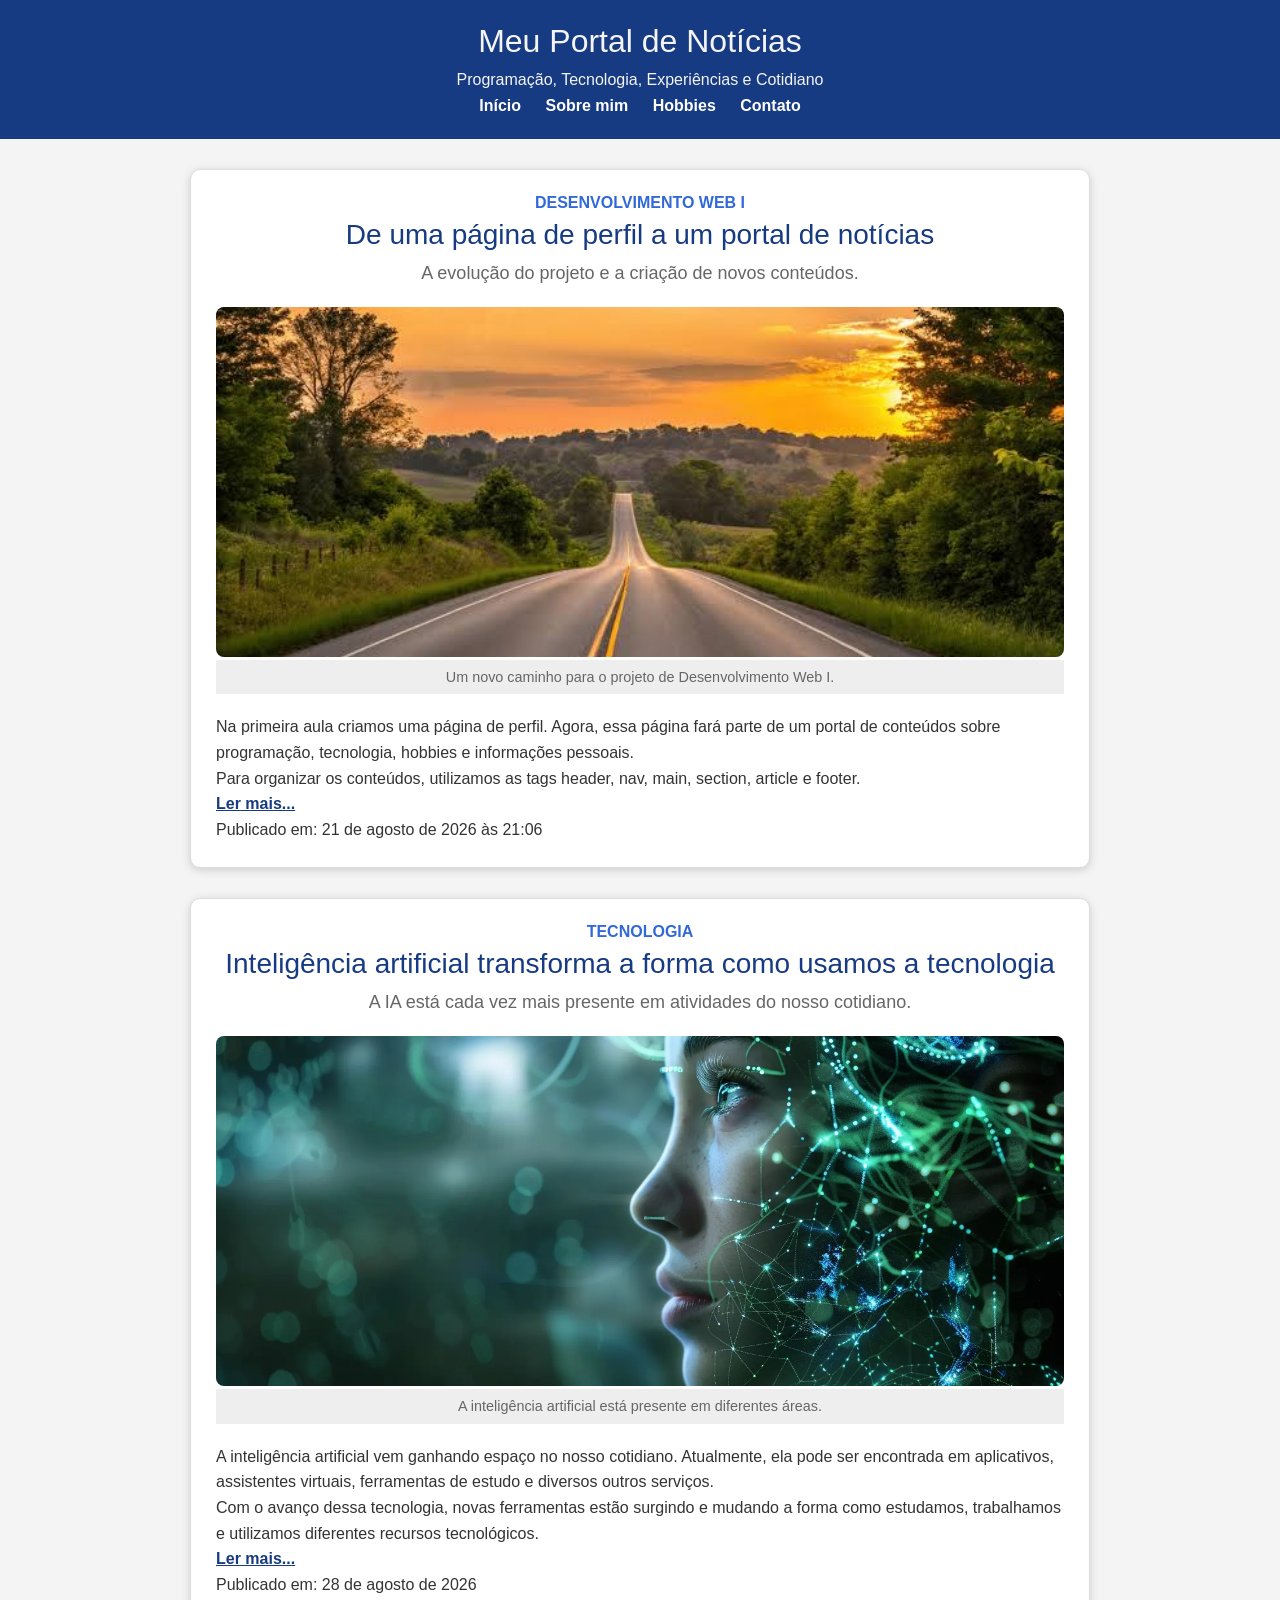
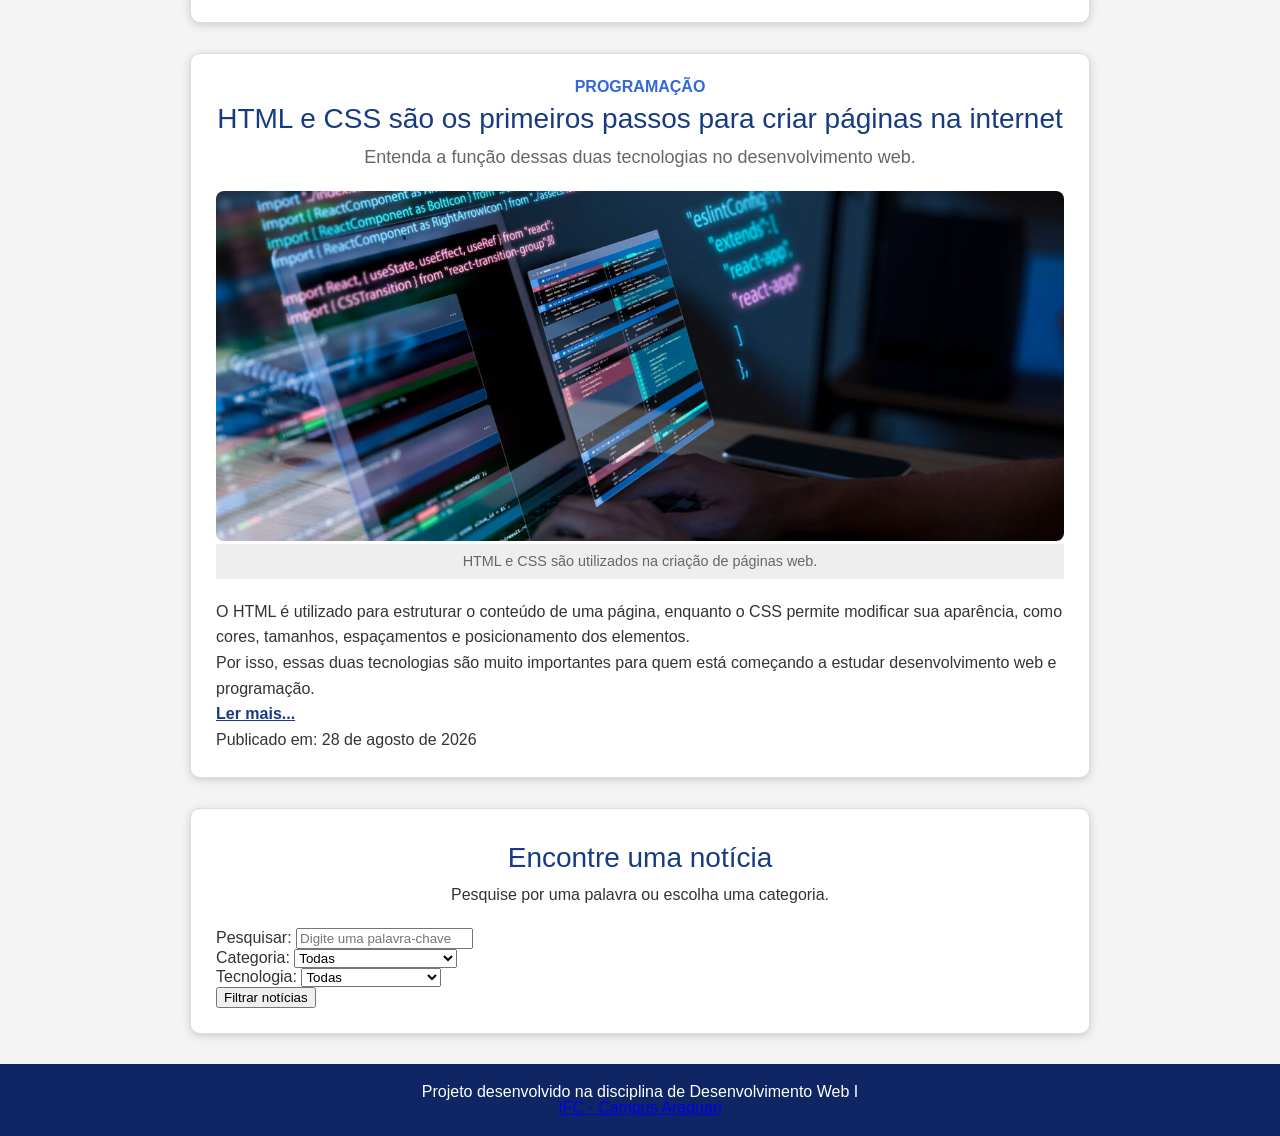
<file: index.html>
<!DOCTYPE html>

<html lang="pt-br">

<head>
    <meta charset="UTF-8">
    <meta name="viewport" content="width=device-width, initial-scale=1.0">
    <title>Meu Portal de Notícias</title>


<link rel="stylesheet" href="./css/reset.css">
<link rel="stylesheet" href="./css/style.css">
<link rel="stylesheet" href="./css/global.css">

</head>

<body>

<header>
    <h1>Meu Portal de Notícias</h1>
    <p>Programação, Tecnologia, Experiências e Cotidiano</p>

<nav>
            <ul>
                <li><a href="index.html">Início</a></li>
                <li><a href="perfil.html">Sobre mim</a></li>
                <li><a href="hobbies.html" aria-current="page">Hobbies</a></li>
                <li><a href="contato.html">Contato</a></li>
            </ul>
        </nav>

</header>

<main>

<section>
    <header>
        <p class="categoria">Desenvolvimento Web I</p>
        <h2>De uma página de perfil a um portal de notícias</h2>
        <p class="subtitulo">A evolução do projeto e a criação de novos conteúdos.</p>
    </header>

    <article>
        <figure class="imagem-publicacao">
            <img src="./img/estrada.jpeg" alt="Estrada representando um novo caminho para o projeto">
            <figcaption>Um novo caminho para o projeto de Desenvolvimento Web I.</figcaption>
        </figure>

        <p>Na primeira aula criamos uma página de perfil. Agora, essa página fará parte de um portal de conteúdos sobre programação, tecnologia, hobbies e informações pessoais.</p>

        <p>Para organizar os conteúdos, utilizamos as tags <strong>header</strong>, <strong>nav</strong>, <strong>main</strong>, <strong>section</strong>, <strong>article</strong> e <strong>footer</strong>.</p>

        <p><a href="./noticias/noticia.html">Ler mais...</a></p>

        <footer>
            <p>Publicado em: <time datetime="2026-08-21T21:06">21 de agosto de 2026 às 21:06</time></p>
        </footer>
    </article>
</section>

<section>
    <header>
        <p class="categoria">Tecnologia</p>
        <h2>Inteligência artificial transforma a forma como usamos a tecnologia</h2>
        <p class="subtitulo">A IA está cada vez mais presente em atividades do nosso cotidiano.</p>
    </header>

    <article>
        <figure class="imagem-publicacao">
            <img src="./img/ia.jpeg" alt="Imagem representando inteligência artificial">
            <figcaption>A inteligência artificial está presente em diferentes áreas.</figcaption>
        </figure>

        <p>A inteligência artificial vem ganhando espaço no nosso cotidiano. Atualmente, ela pode ser encontrada em aplicativos, assistentes virtuais, ferramentas de estudo e diversos outros serviços.</p>

        <p>Com o avanço dessa tecnologia, novas ferramentas estão surgindo e mudando a forma como estudamos, trabalhamos e utilizamos diferentes recursos tecnológicos.</p>

        <p><a href="./noticias/noticia-ia.html">Ler mais...</a></p>

        <footer>
            <p>Publicado em: <time datetime="2026-08-28">28 de agosto de 2026</time></p>
        </footer>
    </article>
</section>

<section>
    <header>
        <p class="categoria">Programação</p>
        <h2>HTML e CSS são os primeiros passos para criar páginas na internet</h2>
        <p class="subtitulo">Entenda a função dessas duas tecnologias no desenvolvimento web.</p>
    </header>

    <article>
        <figure class="imagem-publicacao">
            <img src="./img/programacao.jpeg" alt="Computador com código de programação">
            <figcaption>HTML e CSS são utilizados na criação de páginas web.</figcaption>
        </figure>

        <p>O HTML é utilizado para estruturar o conteúdo de uma página, enquanto o CSS permite modificar sua aparência, como cores, tamanhos, espaçamentos e posicionamento dos elementos.</p>

        <p>Por isso, essas duas tecnologias são muito importantes para quem está começando a estudar desenvolvimento web e programação.</p>

        <p><a href="./noticias/noticia-programacao.html">Ler mais...</a></p>

        <footer>
            <p>Publicado em: <time datetime="2026-08-28">28 de agosto de 2026</time></p>
        </footer>
    </article>
</section>

<section class="filtro-noticias">

    <header>
        <h2>Encontre uma notícia</h2>
        <p>Pesquise por uma palavra ou escolha uma categoria.</p>
    </header>

    <form action="#" method="get">

        <div>
            <label for="busca">Pesquisar:</label>
            <input
                type="search"
                id="busca"
                name="busca"
                placeholder="Digite uma palavra-chave">
        </div>

        <div>
            <label for="categoria">Categoria:</label>
            <select id="categoria" name="categoria">
                <option value="">Todas</option>
                <option value="desenvolvimento-web">Desenvolvimento Web I</option>
                <option value="tecnologia">Tecnologia</option>
                <option value="programacao">Programação</option>
            </select>
        </div>

        <div>
            <label for="tecnologia">Tecnologia:</label>
            <select id="tecnologia" name="tecnologia">
                <option value="">Todas</option>
                <option value="html">HTML</option>
                <option value="css">CSS</option>
                <option value="ia">Inteligência Artificial</option>
                <option value="programacao">Programação</option>
            </select>
        </div>

        <button type="submit">Filtrar notícias</button>

    </form>

</section>

</main>

<footer>
    <p>Projeto desenvolvido na disciplina de Desenvolvimento Web I</p>

<p>
    <a href="https://araquari.ifc.edu.br/" target="_blank" rel="noopener noreferrer">
        IFC - Campus Araquari
    </a>
</p>

</footer>

</body>

</html>
</file>
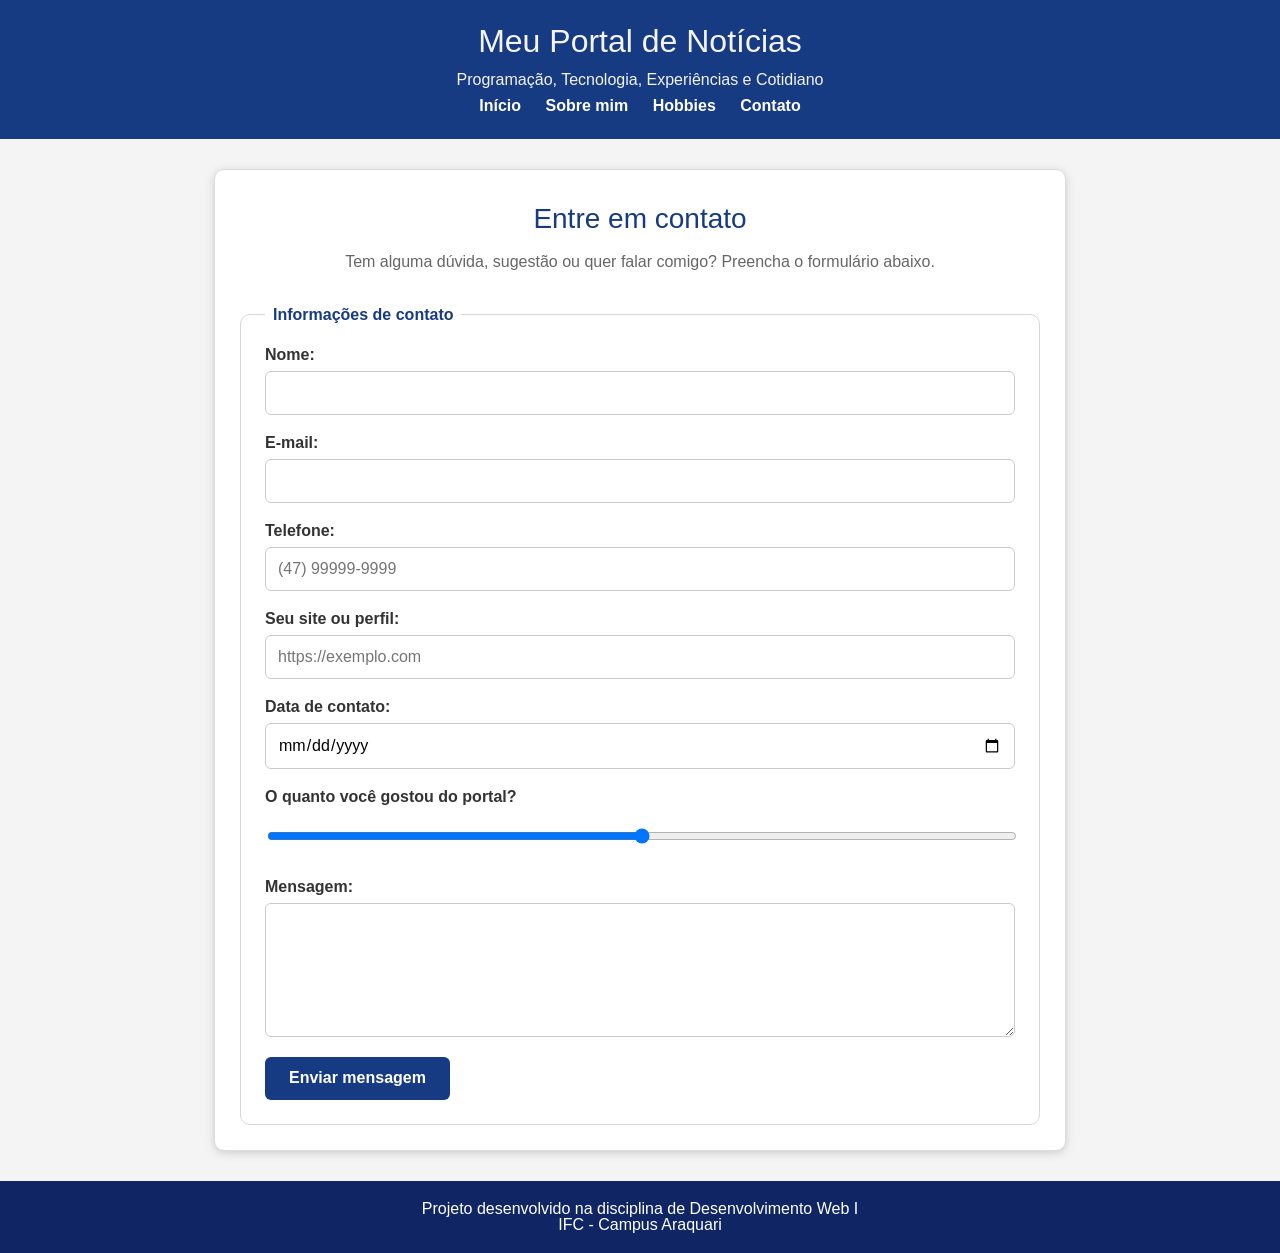
<file: contato.html>
<!DOCTYPE html>
<html lang="pt-br">

<head>
    <meta charset="UTF-8">
    <meta name="viewport" content="width=device-width, initial-scale=1.0">

    <title>Contato</title>

    <link rel="stylesheet" href="./css/reset.css">
    <link rel="stylesheet" href="./css/global.css">
    <link rel="stylesheet" href="./css/style.css">
    <link rel="stylesheet" href="./css/contato.css">
</head>

<body>

    <header>
        <h1>Meu Portal de Notícias</h1>
        <p>Programação, Tecnologia, Experiências e Cotidiano</p>

        <nav>
            <ul>
                <li><a href="index.html">Início</a></li>
                <li><a href="perfil.html">Sobre mim</a></li>
                <li><a href="hobbies.html" aria-current="page">Hobbies</a></li>
                <li><a href="contato.html">Contato</a></li>
            </ul>
        </nav>
    </header>

    <main>

        <section class="contato">

            <header>
                <h2>Entre em contato</h2>

                <p>
                    Tem alguma dúvida, sugestão ou quer falar comigo?
                    Preencha o formulário abaixo.
                </p>
            </header>

            <form action="#" method="post">

                <fieldset>

                    <legend>Informações de contato</legend>

                    <div class="campo">
                        <label for="nome">Nome:</label>

                        <input
                            type="text"
                            id="nome"
                            name="nome"
                            required
                            minlength="3"
                            maxlength="80">
                    </div>

                    <div class="campo">
                        <label for="email">E-mail:</label>

                        <input
                            type="email"
                            id="email"
                            name="email"
                            required>
                    </div>

                    <div class="campo">
                        <label for="telefone">Telefone:</label>

                        <input
                            type="tel"
                            id="telefone"
                            name="telefone"
                            placeholder="(47) 99999-9999"
                            minlength="10"
                            maxlength="15">
                    </div>

                    <div class="campo">
                        <label for="site">Seu site ou perfil:</label>

                        <input
                            type="url"
                            id="site"
                            name="site"
                            placeholder="https://exemplo.com">
                    </div>

                    <div class="campo">
                        <label for="data">Data de contato:</label>

                        <input
                            type="date"
                            id="data"
                            name="data"
                            required>
                    </div>

                    <div class="campo">
                        <label for="avaliacao">
                            O quanto você gostou do portal?
                        </label>

                        <input
                            type="range"
                            id="avaliacao"
                            name="avaliacao"
                            min="0"
                            max="10"
                            value="5">
                    </div>

                    <div class="campo">
                        <label for="mensagem">Mensagem:</label>

                        <textarea
                            id="mensagem"
                            name="mensagem"
                            rows="6"
                            minlength="10"
                            maxlength="500"
                            required></textarea>
                    </div>

                    <button type="submit">
                        Enviar mensagem
                    </button>

                </fieldset>

            </form>

        </section>

    </main>

    <footer>
        <p>Projeto desenvolvido na disciplina de Desenvolvimento Web I</p>
        <p>IFC - Campus Araquari</p>
    </footer>

</body>

</html>
</file>
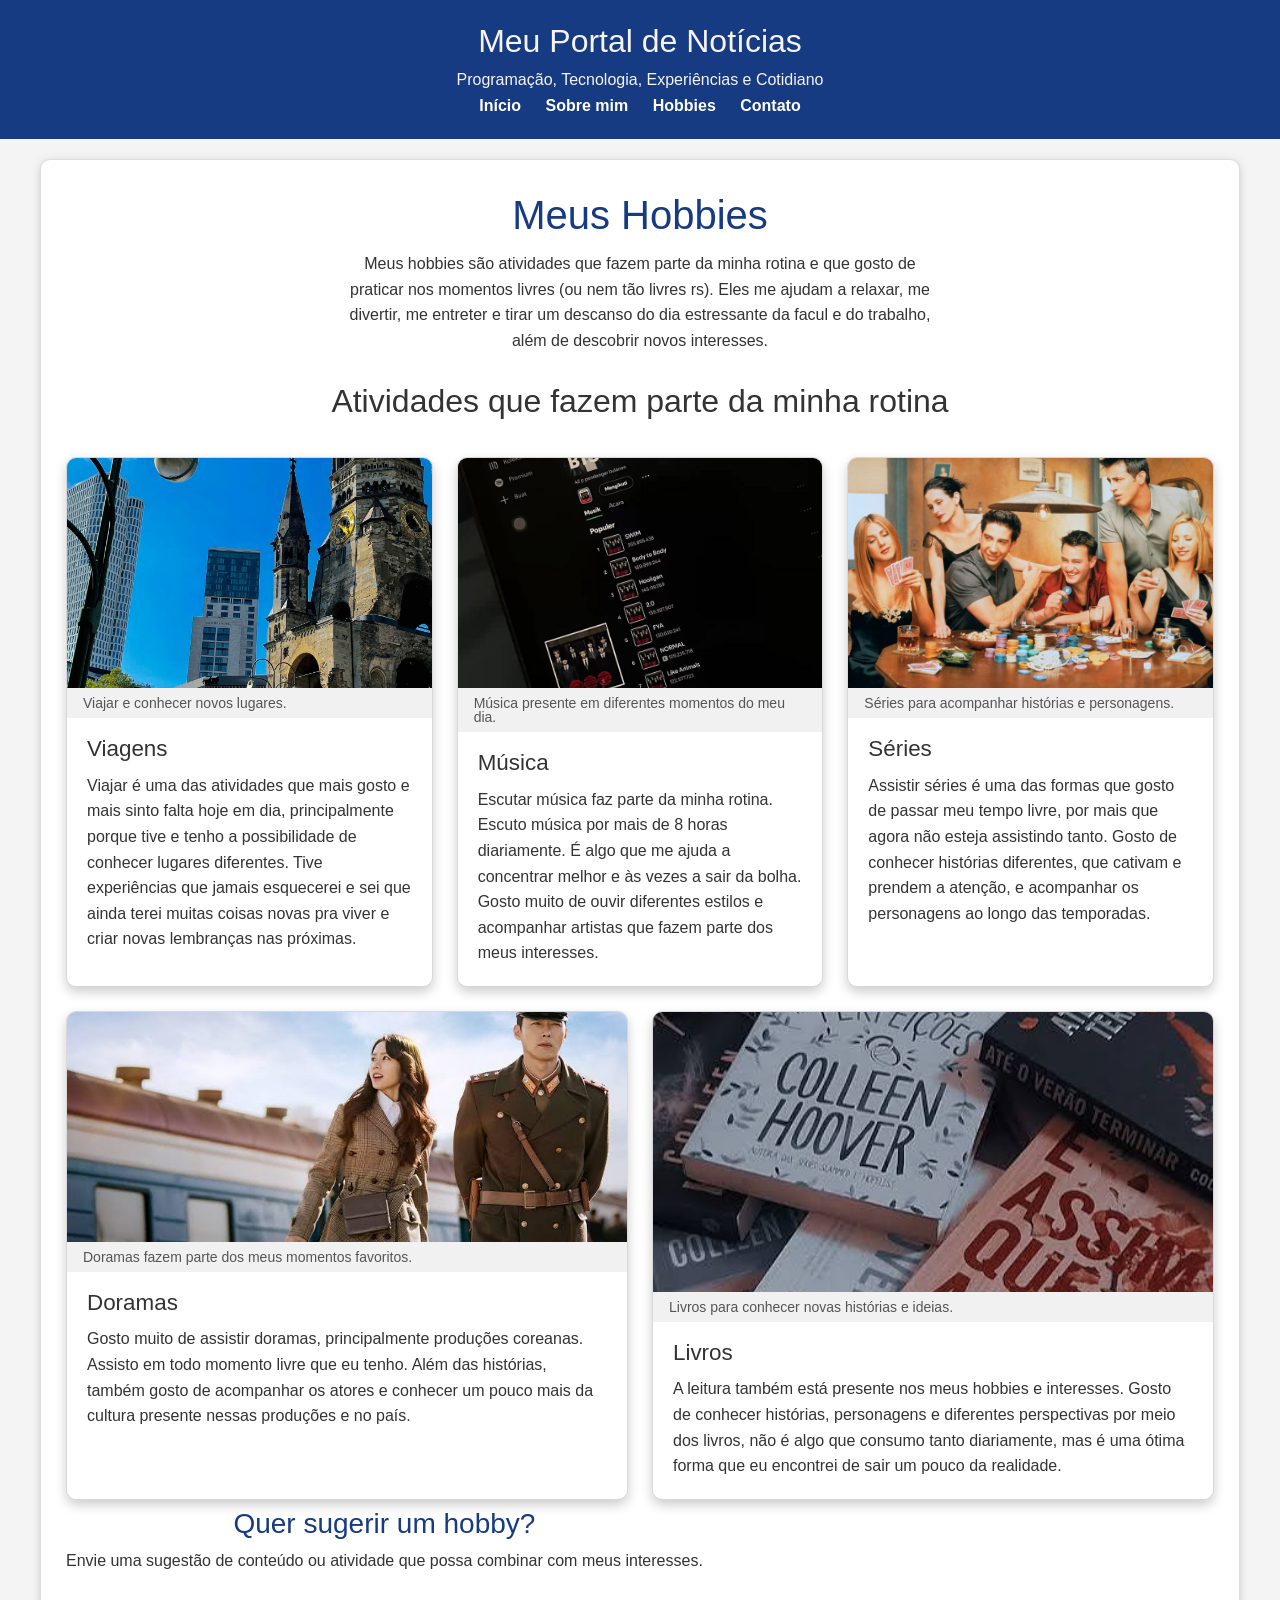
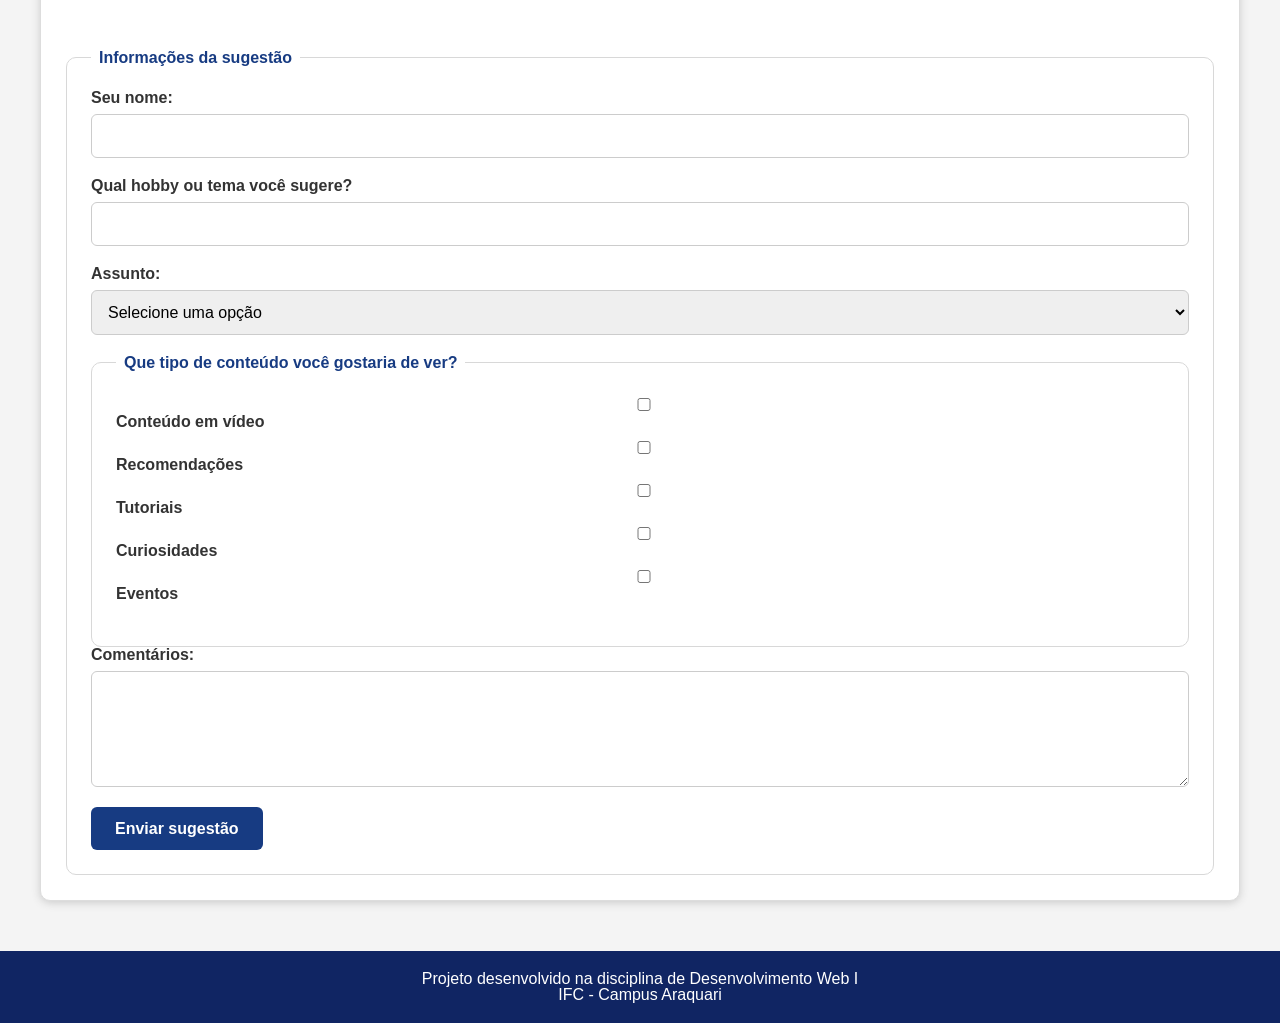
<file: hobbies.html>
<!DOCTYPE html>
<html lang="pt-br">

<head>
    <meta charset="UTF-8">
    <meta name="viewport" content="width=device-width, initial-scale=1.0">

    <title>Hobbies</title>

    <link rel="stylesheet" href="./css/reset.css">
    <link rel="stylesheet" href="./css/style.css">
    <link rel="stylesheet" href="./css/global.css">
    <link rel="stylesheet" href="./css/hobbies.css">
</head>

<body>

    <header>
        <h1>Meu Portal de Notícias</h1>
        <p>Programação, Tecnologia, Experiências e Cotidiano</p>

        <nav>
            <ul>
                <li><a href="index.html">Início</a></li>
                <li><a href="perfil.html">Sobre mim</a></li>
                <li><a href="hobbies.html" aria-current="page">Hobbies</a></li>
                <li><a href="contato.html">Contato</a></li>
            </ul>
        </nav>
    </header>

    <main>

        <section class="hobbies">

            <header>
                <h2>Meus Hobbies</h2>

                <p>
                    Meus hobbies são atividades que fazem parte da minha rotina e que gosto de praticar nos momentos
                    livres (ou nem tão livres rs). Eles me ajudam a relaxar, me divertir, me entreter e tirar um descanso
                    do dia estressante da facul e do trabalho, além de descobrir novos interesses.
                </p>
            </header>

            <section class="galeria-hobbies">

                <h2 class="titulo-galeria">
                    Atividades que fazem parte da minha rotina
                </h2>

                <article class="cartao-hobby">

                    <figure>
                        <img
                            src="./img/viagem.jpeg" alt="">

                        <figcaption>
                            Viajar e conhecer novos lugares.
                        </figcaption>
                    </figure>

                    <div class="conteudo-cartao">
                        <h3>Viagens</h3>

                        <p>
                            Viajar é uma das atividades que mais gosto e mais sinto falta hoje em dia, principalmente
                            porque tive e tenho a possibilidade de conhecer lugares diferentes. Tive experiências que
                            jamais esquecerei e sei que ainda terei muitas coisas novas pra viver e criar novas lembranças nas próximas.
                        </p>
                    </div>

                </article>

                <article class="cartao-hobby">

                    <figure>
                        <img
                            src="./img/musica.jpeg" alt="">

                        <figcaption>
                            Música presente em diferentes momentos do meu dia.
                        </figcaption>
                    </figure>

                    <div class="conteudo-cartao">
                        <h3>Música</h3>

                        <p>
                            Escutar música faz parte da minha rotina. Escuto música por mais de 8 horas diariamente.
                            É algo que me ajuda a concentrar melhor e às vezes a sair da bolha.
                            Gosto muito de ouvir diferentes estilos e acompanhar artistas que fazem parte dos meus interesses.
                        </p>
                    </div>

                </article>

                <article class="cartao-hobby">

                    <figure>
                        <img
                            src="./img/series.jpeg" alt="">

                        <figcaption>
                            Séries para acompanhar histórias e personagens.
                        </figcaption>
                    </figure>

                    <div class="conteudo-cartao">
                        <h3>Séries</h3>

                        <p>
                            Assistir séries é uma das formas que gosto de passar
                            meu tempo livre, por mais que agora não esteja assistindo tanto.
                            Gosto de conhecer histórias diferentes, que cativam e prendem a atenção,
                            e acompanhar os personagens ao longo das temporadas.
                        </p>
                    </div>

                </article>

                <article class="cartao-hobby">

                    <figure>
                        <img
                            src="./img/dorama.jpeg" alt="">

                        <figcaption>
                            Doramas fazem parte dos meus momentos favoritos.
                        </figcaption>
                    </figure>

                    <div class="conteudo-cartao">
                        <h3>Doramas</h3>

                        <p>
                            Gosto muito de assistir doramas, principalmente produções coreanas. Assisto em todo momento
                            livre que eu tenho. Além das histórias, também gosto de acompanhar os atores e conhecer
                            um pouco mais da cultura presente nessas produções e no país.
                        </p>
                    </div>

                </article>

                <article class="cartao-hobby">

                    <figure>
                        <img
                            src="./img/livros.jpeg" alt="">

                        <figcaption>
                            Livros para conhecer novas histórias e ideias.
                        </figcaption>
                    </figure>

                    <div class="conteudo-cartao">
                        <h3>Livros</h3>

                        <p>
                            A leitura também está presente nos meus hobbies e interesses.
                            Gosto de conhecer histórias, personagens e diferentes perspectivas por meio dos livros,
                            não é algo que consumo tanto diariamente, mas é uma ótima forma que eu encontrei de sair um pouco da realidade.
                        </p>
                    </div>

                </article>

            </section>

            <section class="formulario-hobbies">

                <header>
                    <h2>Quer sugerir um hobby?</h2>

                    <p>
                        Envie uma sugestão de conteúdo ou atividade que possa
                        combinar com meus interesses.
                    </p>
                </header>

                <form action="#" method="post">

                    <fieldset>

                        <legend>Informações da sugestão</legend>

                        <div class="campo">
                            <label for="nome">Seu nome:</label>

                            <input
                                type="text"
                                id="nome"
                                name="nome"
                                required
                                minlength="3"
                                maxlength="80">
                        </div>

                        <div class="campo">
                            <label for="hobby">
                                Qual hobby ou tema você sugere?
                            </label>

                            <input
                                type="text"
                                id="hobby"
                                name="hobby"
                                required
                                minlength="3"
                                maxlength="100">
                        </div>

                        <div class="campo">
                            <label for="assunto">Assunto:</label>

                            <select
                                id="assunto"
                                name="assunto"
                                required>

                                <option value="">
                                    Selecione uma opção
                                </option>

                                <option value="musica">Música</option>
                                <option value="cinema">Cinema</option>
                                <option value="esportes">Esportes</option>
                                <option value="jogos">Jogos</option>
                                <option value="leitura">Leitura</option>
                                <option value="tecnologia">Tecnologia</option>
                                <option value="outros">Outros</option>

                            </select>
                        </div>

                        <fieldset>

                            <legend>
                                Que tipo de conteúdo você gostaria de ver?
                            </legend>

                            <div class="opcoes">

                                <label>
                                    <input
                                        type="checkbox"
                                        name="interesse"
                                        value="videos">
                                    Conteúdo em vídeo
                                </label>

                                <label>
                                    <input
                                        type="checkbox"
                                        name="interesse"
                                        value="recomendacoes">
                                    Recomendações
                                </label>

                                <label>
                                    <input
                                        type="checkbox"
                                        name="interesse"
                                        value="tutoriais">
                                    Tutoriais
                                </label>

                                <label>
                                    <input
                                        type="checkbox"
                                        name="interesse"
                                        value="curiosidades">
                                    Curiosidades
                                </label>

                                <label>
                                    <input
                                        type="checkbox"
                                        name="interesse"
                                        value="eventos">
                                    Eventos
                                </label>

                            </div>

                        </fieldset>

                        <div class="campo">
                            <label for="comentarios">
                                Comentários:
                            </label>

                            <textarea
                                id="comentarios"
                                name="comentarios"
                                rows="5"
                                minlength="10"
                                maxlength="500"
                                required></textarea>
                        </div>

                        <button type="submit">
                            Enviar sugestão
                        </button>

                    </fieldset>

                </form>

            </section>

        </section>

    </main>

    <footer>
        <p>Projeto desenvolvido na disciplina de Desenvolvimento Web I</p>
        <p>IFC - Campus Araquari</p>
    </footer>

</body>

</html>
</file>
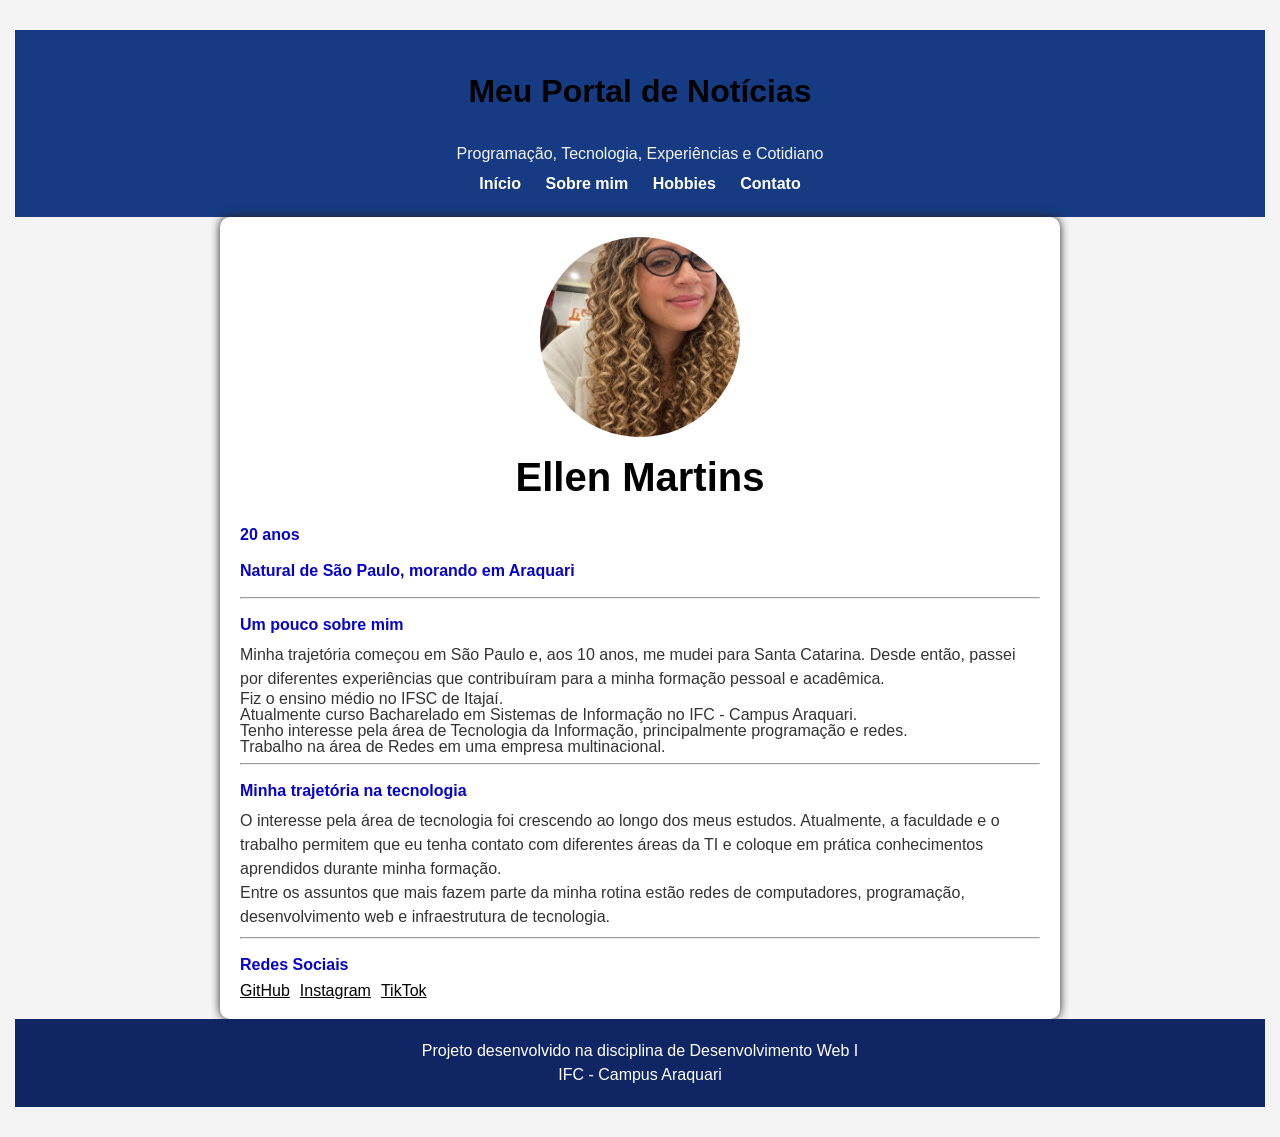
<file: perfil.html>
<!DOCTYPE html>
<html lang="pt-br">
<head>
    <meta charset="UTF-8">
    <meta name="viewport" content="width=device-width, initial-scale=1.0">
    <title>Sobre mim</title>
    <link rel="stylesheet" href="./css/reset.css">
    <link rel="stylesheet" href="./css/perfil.css">
    <link rel="stylesheet" href="./css/global.css">
</head>
<body>
<header>
    <h1>Meu Portal de Notícias</h1>
    <p>Programação, Tecnologia, Experiências e Cotidiano</p>
    <nav>
            <ul>
                <li><a href="index.html">Início</a></li>
                <li><a href="perfil.html">Sobre mim</a></li>
                <li><a href="hobbies.html" aria-current="page">Hobbies</a></li>
                <li><a href="contato.html">Contato</a></li>
            </ul>
        </nav>
</header>
<main>
    <div class="container">
        <img src="./img/elly.jpeg" alt="Foto de Ellen Martins">
        <h1>Ellen Martins</h1>
        <h2>20 anos</h2>
        <h2>Natural de São Paulo, morando em Araquari</h2>
        <hr>
        <h2>Um pouco sobre mim</h2>
        <p>
            Minha trajetória começou em São Paulo e, aos 10 anos,
            me mudei para Santa Catarina. Desde então, passei por
            diferentes experiências que contribuíram para a minha
            formação pessoal e acadêmica.
        </p>
        <ul>
            <li>Fiz o ensino médio no IFSC de Itajaí.</li>
            <li>
                Atualmente curso Bacharelado em Sistemas de Informação
                no IFC - Campus Araquari.
            </li>
            <li>
                Tenho interesse pela área de Tecnologia da Informação,
                principalmente programação e redes.
            </li>
            <li>
                Trabalho na área de Redes em uma empresa multinacional.
            </li>
        </ul>
        <hr>
        <h2>Minha trajetória na tecnologia</h2>
        <p>
            O interesse pela área de tecnologia foi crescendo ao longo
            dos meus estudos. Atualmente, a faculdade e o trabalho
            permitem que eu tenha contato com diferentes áreas da TI
            e coloque em prática conhecimentos aprendidos durante
            minha formação.
        </p>
        <p>
            Entre os assuntos que mais fazem parte da minha rotina
            estão redes de computadores, programação, desenvolvimento
            web e infraestrutura de tecnologia.
        </p>
        <hr>
        <h2>Redes Sociais</h2>
        <ul>
            <li>
                <a href="https://github.com/ellenmartins231-hash"
                    target="_blank"
                    rel="noopener noreferrer">
                    GitHub
                </a>
            </li>
            <li>
                <a href="https://www.instagram.com/elly.martins._"
                    target="_blank"
                    rel="noopener noreferrer">
                    Instagram
                </a>
            </li>
            <li>
                <a href="https://www.tiktok.com/@ellys.martins"
                    target="_blank"
                    rel="noopener noreferrer">
                    TikTok
                </a>
            </li>
        </ul>
    </div>
</main>
<footer>
    <p>
        Projeto desenvolvido na disciplina de Desenvolvimento Web I
    </p>
    <p>
        IFC - Campus Araquari
    </p>
</footer>
</body>
</html>
</file>
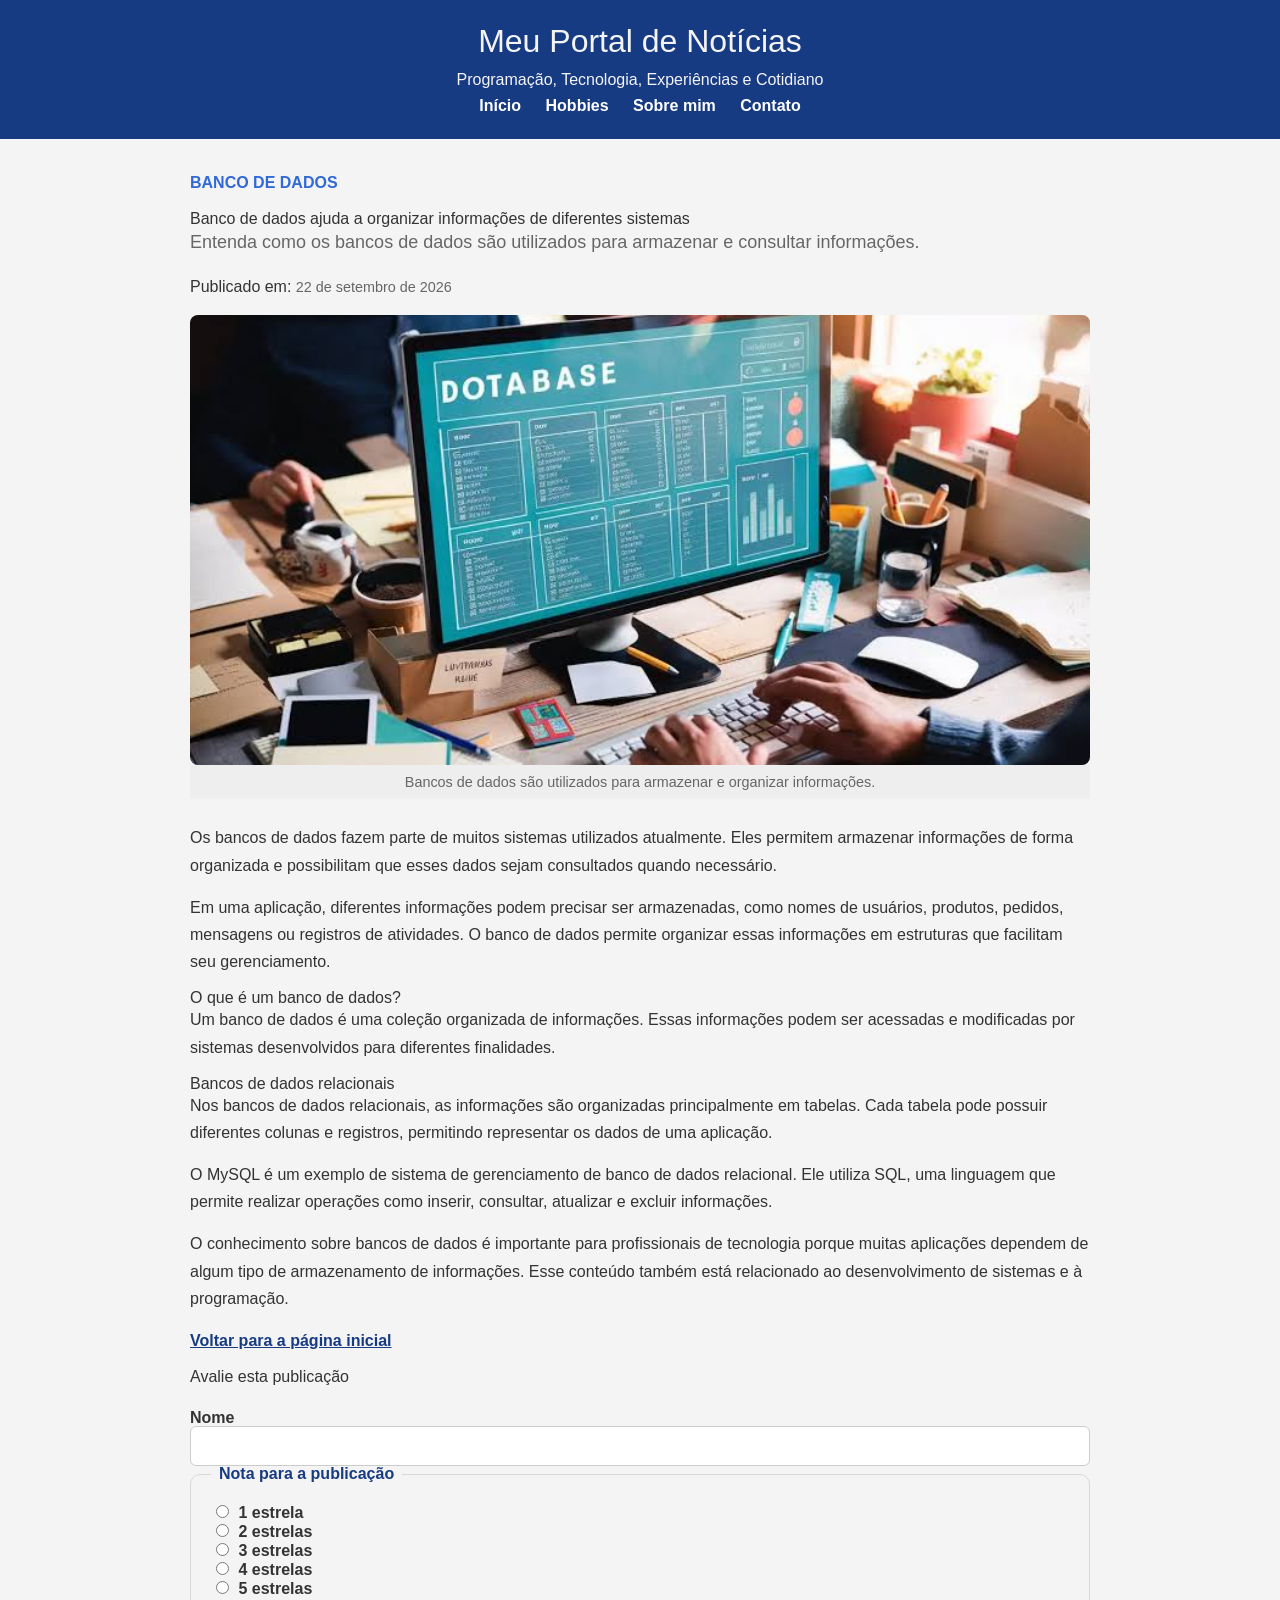
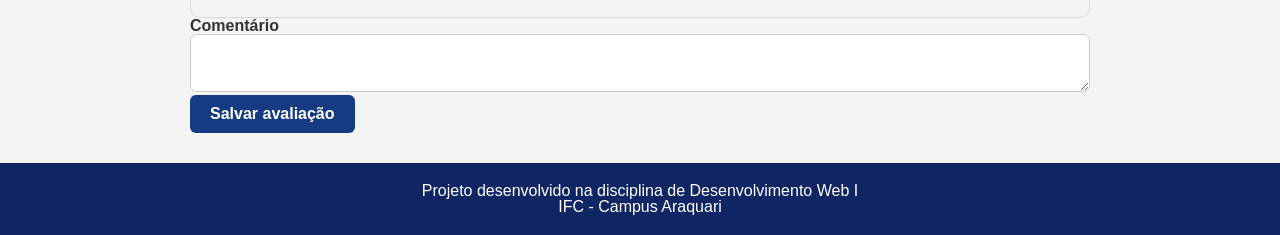
<file: noticias/noticia-banco-dados.html>
<!DOCTYPE html>
<html lang="pt-br">

<head>

    <meta charset="UTF-8">

    <meta name="viewport" content="width=device-width, initial-scale=1.0">

    <title>Banco de Dados - Meu Portal de Notícias</title>

    <link rel="stylesheet" href="../css/reset.css">
    <link rel="stylesheet" href="../css/global.css">
    <link rel="stylesheet" href="../css/style.css">
    <link rel="stylesheet" href="../css/noticia.css">

</head>


<body>

    <header>

        <h1>Meu Portal de Notícias</h1>

        <p>Programação, Tecnologia, Experiências e Cotidiano</p>

        <nav>

            <ul>

                <li>
                    <a href="../index.html">Início</a>
                </li>

                <li>
                    <a href="../hobbies.html">Hobbies</a>
                </li>

                <li>
                    <a href="../perfil.html">Sobre mim</a>
                </li>

                <li>
                    <a href="../contato.html">Contato</a>
                </li>

            </ul>

        </nav>

    </header>


    <main>

        <article class="noticia-completa">

            <header>

                <p class="categoria">
                    Banco de Dados
                </p>

                <h2>
                    Banco de dados ajuda a organizar informações de diferentes sistemas
                </h2>

                <p class="subtitulo">
                    Entenda como os bancos de dados são utilizados para armazenar e consultar informações.
                </p>

                <p class="data-publicacao">
                    Publicado em:
                    <time datetime="2026-09-22">
                        22 de setembro de 2026
                    </time>
                </p>

            </header>


            <figure class="imagem-noticia">

                <img src="../img/banco de dados.jpeg" alt="">

                <figcaption>
                    Bancos de dados são utilizados para armazenar e organizar informações.
                </figcaption>

            </figure>


            <div class="conteudo-noticia">

                <p>
                    Os bancos de dados fazem parte de muitos sistemas utilizados
                    atualmente. Eles permitem armazenar informações de forma
                    organizada e possibilitam que esses dados sejam consultados
                    quando necessário.
                </p>


                <p>
                    Em uma aplicação, diferentes informações podem precisar ser
                    armazenadas, como nomes de usuários, produtos, pedidos,
                    mensagens ou registros de atividades. O banco de dados
                    permite organizar essas informações em estruturas que
                    facilitam seu gerenciamento.
                </p>


                <h3>
                    O que é um banco de dados?
                </h3>


                <p>
                    Um banco de dados é uma coleção organizada de informações.
                    Essas informações podem ser acessadas e modificadas por
                    sistemas desenvolvidos para diferentes finalidades.
                </p>


                <h3>
                    Bancos de dados relacionais
                </h3>


                <p>
                    Nos bancos de dados relacionais, as informações são
                    organizadas principalmente em tabelas. Cada tabela pode
                    possuir diferentes colunas e registros, permitindo
                    representar os dados de uma aplicação.
                </p>


                <p>
                    O MySQL é um exemplo de sistema de gerenciamento de banco
                    de dados relacional. Ele utiliza SQL, uma linguagem que
                    permite realizar operações como inserir, consultar,
                    atualizar e excluir informações.
                </p>


                <p>
                    O conhecimento sobre bancos de dados é importante para
                    profissionais de tecnologia porque muitas aplicações
                    dependem de algum tipo de armazenamento de informações.
                    Esse conteúdo também está relacionado ao desenvolvimento
                    de sistemas e à programação.
                </p>

            </div>


            <p class="voltar">

                <a href="../index.html">
                    Voltar para a página inicial
                </a>

            </p>


            <footer class="avaliacao">

                <h3>
                    Avalie esta publicação
                </h3>


                <form action="#" method="post">

                    <div class="campo-formulario">

                        <label for="nome">
                            Nome
                        </label>

                        <input
                            type="text"
                            id="nome"
                            name="nome"
                            minlength="3"
                            maxlength="80"
                            required
                        >

                    </div>


                    <fieldset>

                        <legend>
                            Nota para a publicação
                        </legend>


                        <div>

                            <input
                                type="radio"
                                id="nota1"
                                name="nota"
                                value="1"
                                required
                            >

                            <label for="nota1">
                                1 estrela
                            </label>

                        </div>


                        <div>

                            <input
                                type="radio"
                                id="nota2"
                                name="nota"
                                value="2"
                            >

                            <label for="nota2">
                                2 estrelas
                            </label>

                        </div>


                        <div>

                            <input
                                type="radio"
                                id="nota3"
                                name="nota"
                                value="3"
                            >

                            <label for="nota3">
                                3 estrelas
                            </label>

                        </div>


                        <div>

                            <input
                                type="radio"
                                id="nota4"
                                name="nota"
                                value="4"
                            >

                            <label for="nota4">
                                4 estrelas
                            </label>

                        </div>


                        <div>

                            <input
                                type="radio"
                                id="nota5"
                                name="nota"
                                value="5"
                            >

                            <label for="nota5">
                                5 estrelas
                            </label>

                        </div>

                    </fieldset>


                    <div class="campo-formulario">

                        <label for="comentario">
                            Comentário
                        </label>

                        <textarea
                            id="comentario"
                            name="comentario"
                            minlength="10"
                            maxlength="500"
                            required
                        ></textarea>

                    </div>


                    <button type="submit">
                        Salvar avaliação
                    </button>

                </form>

            </footer>

        </article>

    </main>


    <footer>

        <p>
            Projeto desenvolvido na disciplina de Desenvolvimento Web I
        </p>

        <p>
            IFC - Campus Araquari
        </p>

    </footer>

</body>

</html>
</file>
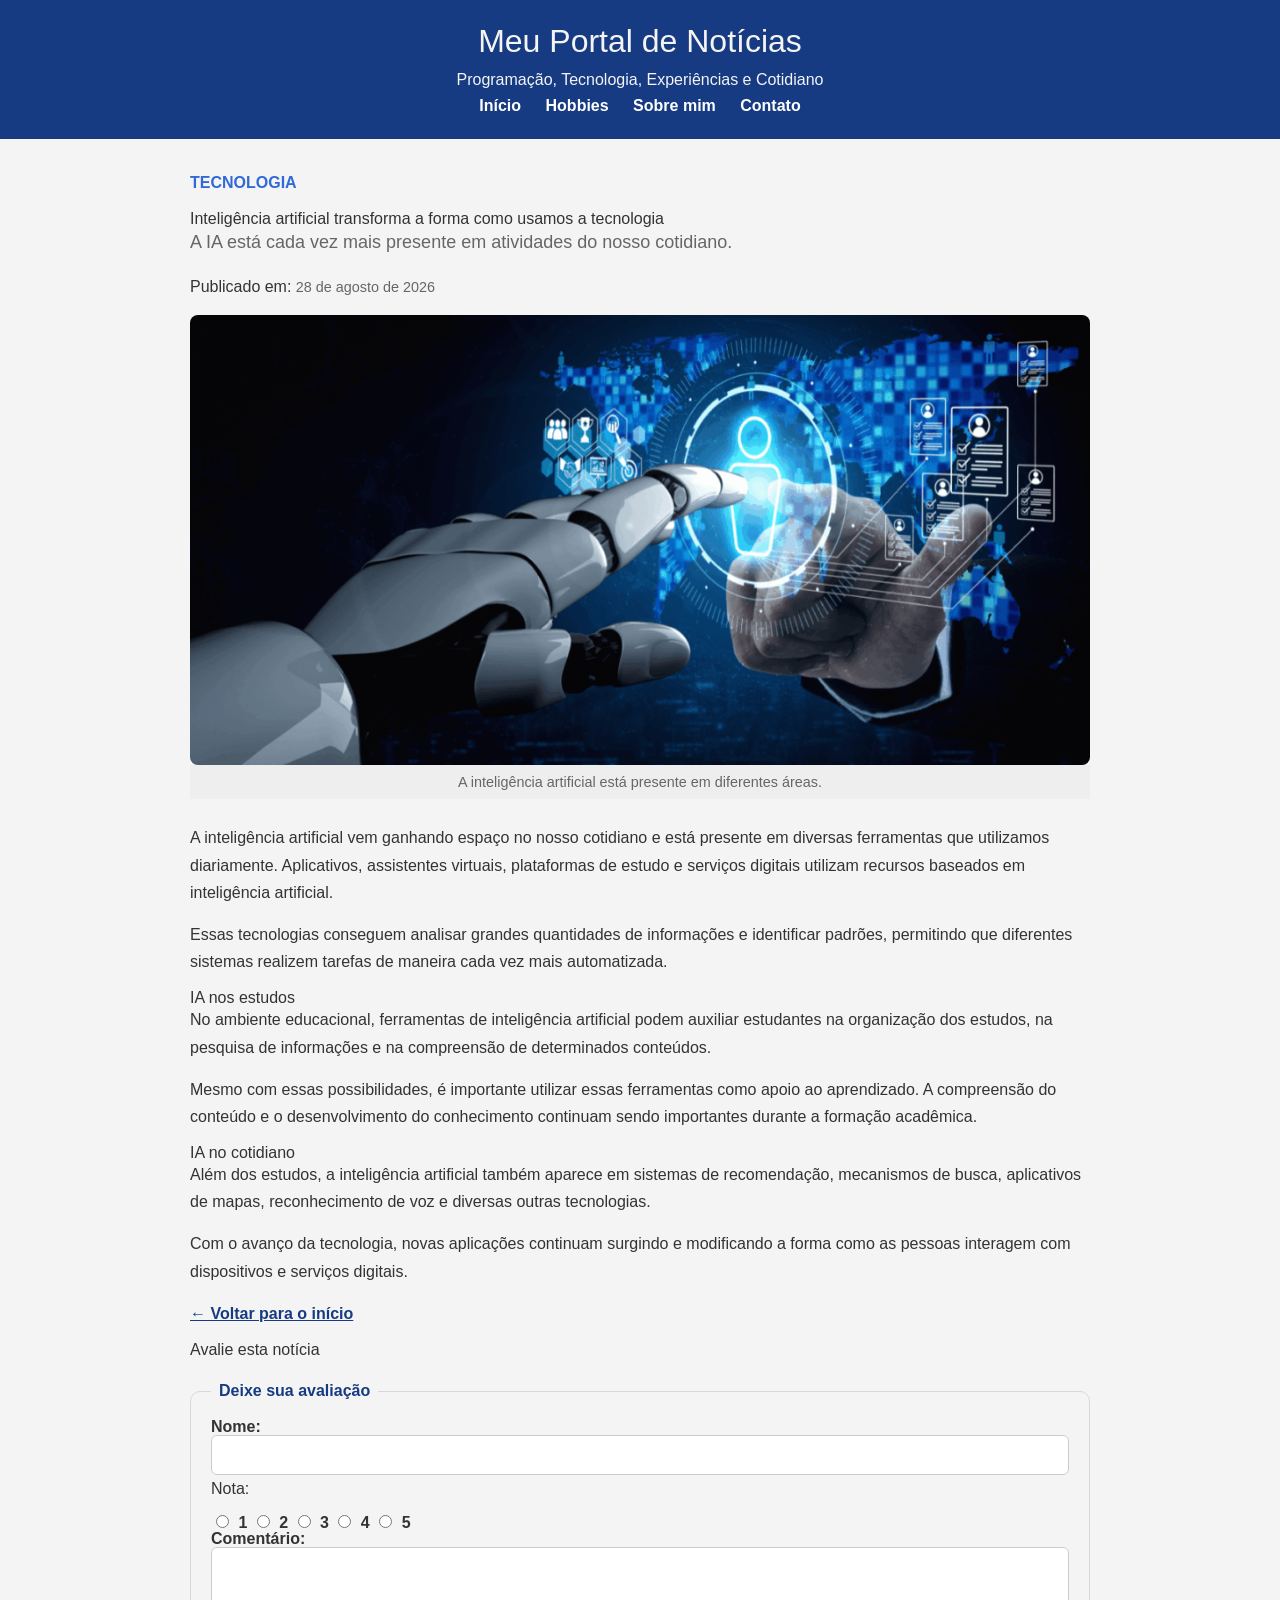
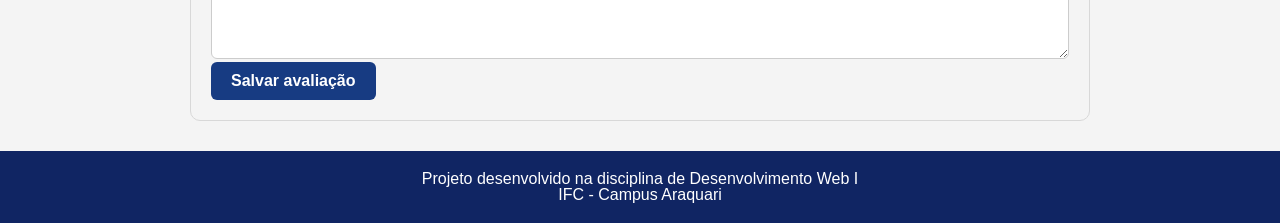
<file: noticias/noticia-ia.html>
<!DOCTYPE html>

<html lang="pt-br">

<head>
    <meta charset="UTF-8">
    <meta name="viewport" content="width=device-width, initial-scale=1.0">
    <title>Inteligência artificial transforma a forma como usamos a tecnologia</title>

    <link rel="stylesheet" href="../css/reset.css">
    <link rel="stylesheet" href="../css/style.css">
    <link rel="stylesheet" href="../css/global.css">
    <link rel="stylesheet" href="../css/noticia.css">

</head>

<body>

<header>
    <h1>Meu Portal de Notícias</h1>
    <p>Programação, Tecnologia, Experiências e Cotidiano</p>

    <nav>
        <ul>
            <li>
                <a href="../index.html">Início</a>
            </li>
            <li>
                <a href="../hobbies.html">Hobbies</a>
            </li>
            <li>
                <a href="../perfil.html">Sobre mim</a>
            </li>
            <li>
                <a href="../contato.html">Contato</a>
            </li>
        </ul>
    </nav>
</header>

<main>

    <article class="noticia-completa">

        <header>
            <p class="categoria">Tecnologia</p>

            <h2>
                Inteligência artificial transforma a forma como usamos a tecnologia
            </h2>

            <p class="subtitulo">
                A IA está cada vez mais presente em atividades do nosso cotidiano.
            </p>

            <p class="data-publicacao">
                Publicado em:
                <time datetime="2026-08-28">
                    28 de agosto de 2026
                </time>
            </p>
        </header>

        <figure>
            <img
                src="../img/inteligencia-artificial.png" alt="">

            <figcaption>
                A inteligência artificial está presente em diferentes áreas.
            </figcaption>
        </figure>

        <div class="conteudo-noticia">

            <p>
                A inteligência artificial vem ganhando espaço no nosso
                cotidiano e está presente em diversas ferramentas que
                utilizamos diariamente. Aplicativos, assistentes virtuais,
                plataformas de estudo e serviços digitais utilizam recursos
                baseados em inteligência artificial.
            </p>

            <p>
                Essas tecnologias conseguem analisar grandes quantidades
                de informações e identificar padrões, permitindo que
                diferentes sistemas realizem tarefas de maneira cada vez
                mais automatizada.
            </p>

            <h3>IA nos estudos</h3>

            <p>
                No ambiente educacional, ferramentas de inteligência
                artificial podem auxiliar estudantes na organização dos
                estudos, na pesquisa de informações e na compreensão
                de determinados conteúdos.
            </p>

            <p>
                Mesmo com essas possibilidades, é importante utilizar
                essas ferramentas como apoio ao aprendizado. A compreensão
                do conteúdo e o desenvolvimento do conhecimento continuam
                sendo importantes durante a formação acadêmica.
            </p>

            <h3>IA no cotidiano</h3>

            <p>
                Além dos estudos, a inteligência artificial também aparece
                em sistemas de recomendação, mecanismos de busca,
                aplicativos de mapas, reconhecimento de voz e diversas
                outras tecnologias.
            </p>

            <p>
                Com o avanço da tecnologia, novas aplicações continuam
                surgindo e modificando a forma como as pessoas interagem
                com dispositivos e serviços digitais.
            </p>

        </div>

        <p class="voltar">
            <a href="../index.html">← Voltar para o início</a>
        </p>

        <footer class="avaliacao">

            <h3>Avalie esta notícia</h3>

            <form action="#" method="post">

                <fieldset>

                    <legend>Deixe sua avaliação</legend>

                    <div>
                        <label for="nome">Nome:</label>

                        <input
                            type="text"
                            id="nome"
                            name="nome"
                            required
                            minlength="3"
                            maxlength="80">
                    </div>

                    <div>
                        <p>Nota:</p>

                        <label>
                            <input
                                type="radio"
                                name="nota"
                                value="1"
                                required>
                            1
                        </label>

                        <label>
                            <input
                                type="radio"
                                name="nota"
                                value="2">
                            2
                        </label>

                        <label>
                            <input
                                type="radio"
                                name="nota"
                                value="3">
                            3
                        </label>

                        <label>
                            <input
                                type="radio"
                                name="nota"
                                value="4">
                            4
                        </label>

                        <label>
                            <input
                                type="radio"
                                name="nota"
                                value="5">
                            5
                        </label>
                    </div>

                    <div>
                        <label for="comentario">Comentário:</label>

                        <textarea
                            id="comentario"
                            name="comentario"
                            rows="5"
                            minlength="10"
                            maxlength="500"
                            required></textarea>
                    </div>

                    <button type="submit">Salvar avaliação</button>

                </fieldset>

            </form>

        </footer>

    </article>

</main>

<footer>
    <p>
        Projeto desenvolvido na disciplina de Desenvolvimento Web I
    </p>

    <p>IFC - Campus Araquari</p>
</footer>

</body>
</html>
</file>
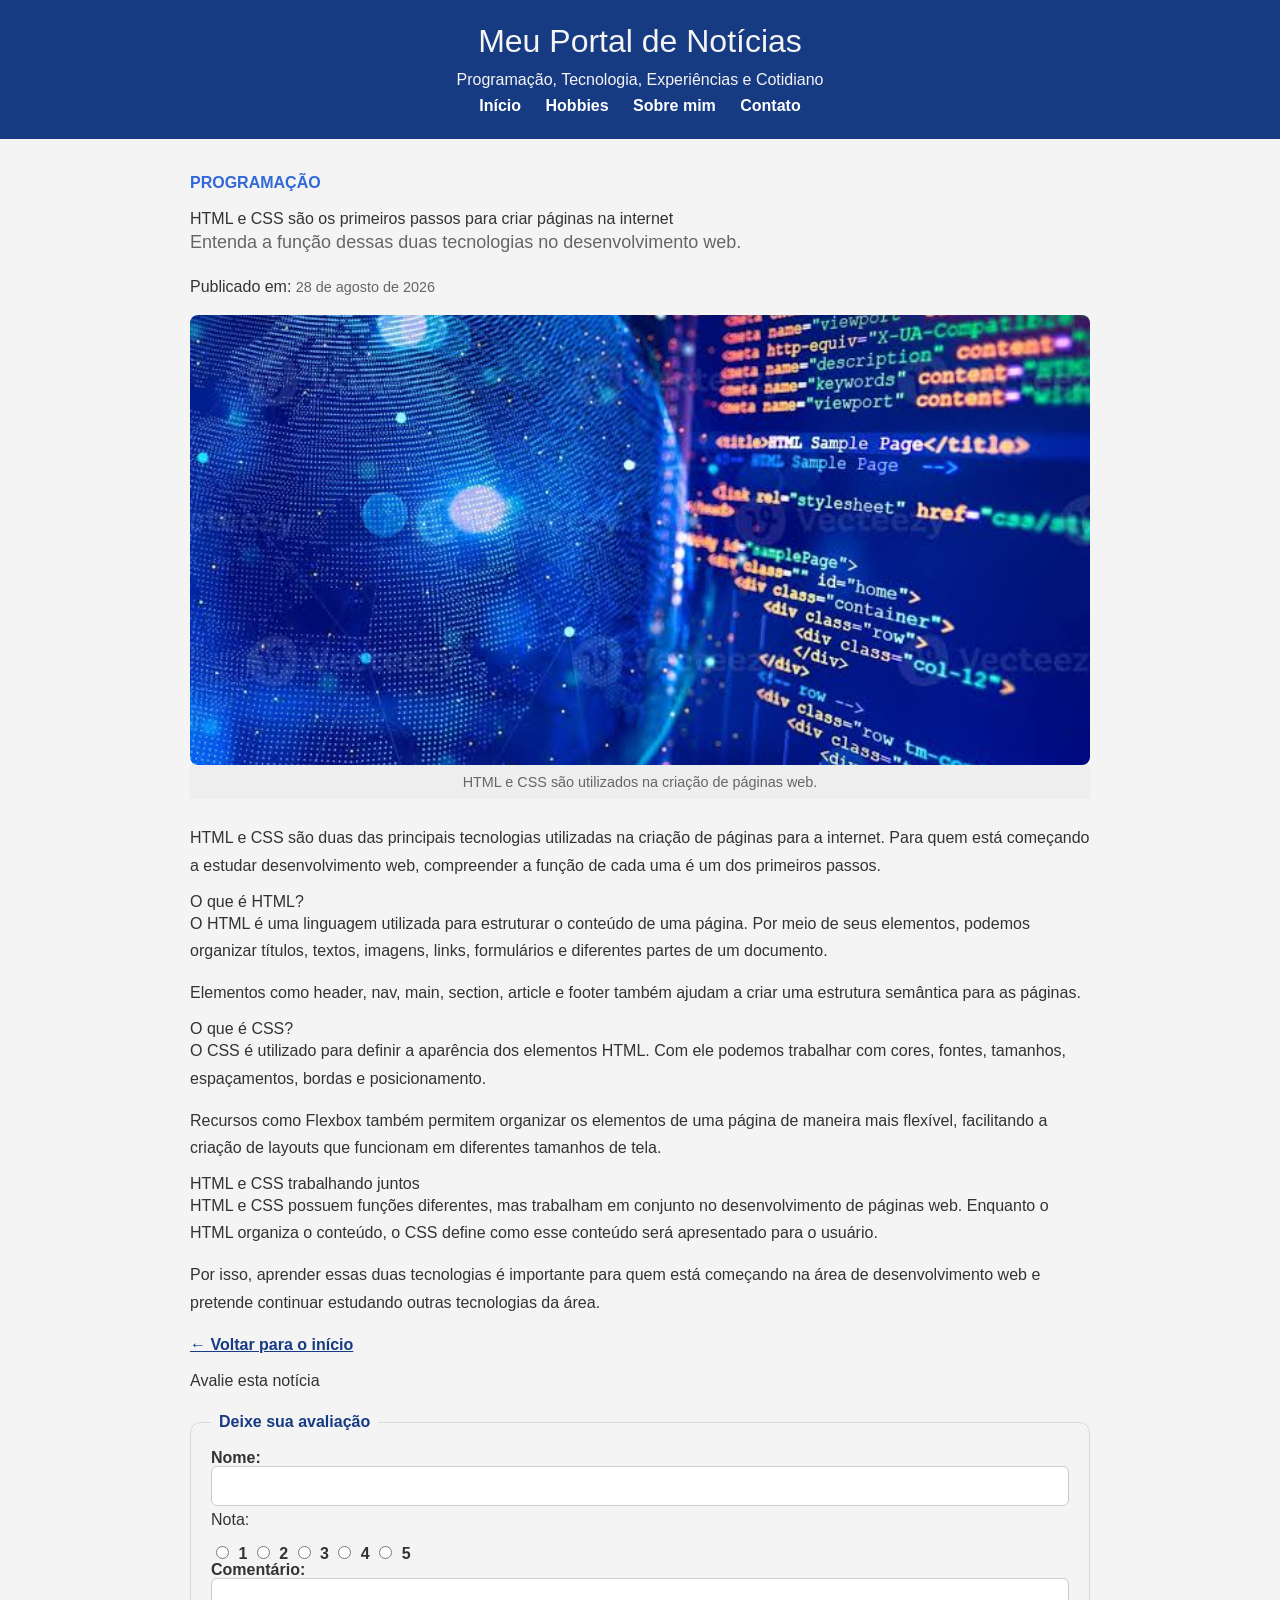
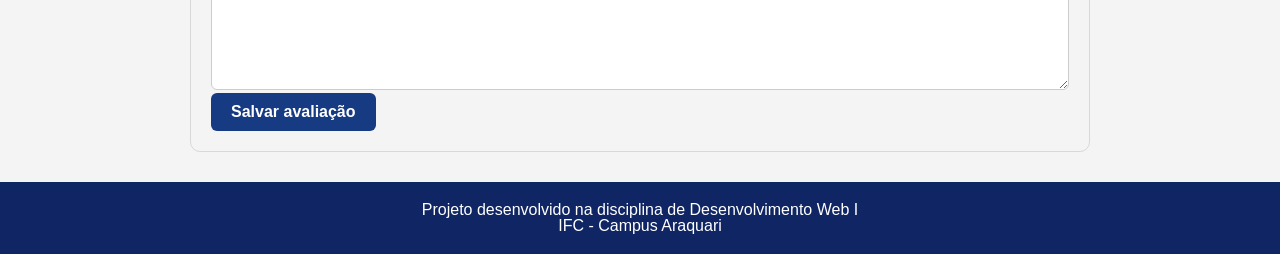
<file: noticias/noticia-programacao.html>
<!DOCTYPE html>

<html lang="pt-br">

<head>
    <meta charset="UTF-8">
    <meta name="viewport" content="width=device-width, initial-scale=1.0">
    <title>HTML e CSS são os primeiros passos para criar páginas na internet</title>

    <link rel="stylesheet" href="../css/reset.css">
    <link rel="stylesheet" href="../css/style.css">
    <link rel="stylesheet" href="../css/global.css">
    <link rel="stylesheet" href="../css/noticia.css">

</head>

<body>

<header>
    <h1>Meu Portal de Notícias</h1>
    <p>Programação, Tecnologia, Experiências e Cotidiano</p>

    <nav>
        <ul>
            <li>
                <a href="../index.html">Início</a>
            </li>
            <li>
                <a href="../hobbies.html">Hobbies</a>
            </li>
            <li>
                <a href="../perfil.html">Sobre mim</a>
            </li>
            <li>
                <a href="../contato.html">Contato</a>
            </li>
        </ul>
    </nav>
</header>

<main>

    <article class="noticia-completa">

        <header>
            <p class="categoria">Programação</p>

            <h2>
                HTML e CSS são os primeiros passos para criar páginas na internet
            </h2>

            <p class="subtitulo">
                Entenda a função dessas duas tecnologias no desenvolvimento web.
            </p>

            <p class="data-publicacao">
                Publicado em:
                <time datetime="2026-08-28">
                    28 de agosto de 2026
                </time>
            </p>
        </header>

        <figure>
            <img
                src="../img/programação2.0.jpeg"
                alt="Computador com código de programação">

            <figcaption>
                HTML e CSS são utilizados na criação de páginas web.
            </figcaption>
        </figure>

        <div class="conteudo-noticia">

            <p>
                HTML e CSS são duas das principais tecnologias utilizadas
                na criação de páginas para a internet. Para quem está
                começando a estudar desenvolvimento web, compreender a
                função de cada uma é um dos primeiros passos.
            </p>

            <h3>O que é HTML?</h3>

            <p>
                O HTML é uma linguagem utilizada para estruturar o conteúdo
                de uma página. Por meio de seus elementos, podemos organizar
                títulos, textos, imagens, links, formulários e diferentes
                partes de um documento.
            </p>

            <p>
                Elementos como <strong>header</strong>, <strong>nav</strong>,
                <strong>main</strong>, <strong>section</strong>,
                <strong>article</strong> e <strong>footer</strong> também
                ajudam a criar uma estrutura semântica para as páginas.
            </p>

            <h3>O que é CSS?</h3>

            <p>
                O CSS é utilizado para definir a aparência dos elementos
                HTML. Com ele podemos trabalhar com cores, fontes,
                tamanhos, espaçamentos, bordas e posicionamento.
            </p>

            <p>
                Recursos como Flexbox também permitem organizar os elementos
                de uma página de maneira mais flexível, facilitando a criação
                de layouts que funcionam em diferentes tamanhos de tela.
            </p>

            <h3>HTML e CSS trabalhando juntos</h3>

            <p>
                HTML e CSS possuem funções diferentes, mas trabalham em
                conjunto no desenvolvimento de páginas web. Enquanto o HTML
                organiza o conteúdo, o CSS define como esse conteúdo será
                apresentado para o usuário.
            </p>

            <p>
                Por isso, aprender essas duas tecnologias é importante para
                quem está começando na área de desenvolvimento web e pretende
                continuar estudando outras tecnologias da área.
            </p>

        </div>

        <p class="voltar">
            <a href="../index.html">← Voltar para o início</a>
        </p>

        <footer class="avaliacao">

            <h3>Avalie esta notícia</h3>

            <form action="#" method="post">

                <fieldset>

                    <legend>Deixe sua avaliação</legend>

                    <div>
                        <label for="nome">Nome:</label>

                        <input
                            type="text"
                            id="nome"
                            name="nome"
                            required
                            minlength="3"
                            maxlength="80">
                    </div>

                    <div>
                        <p>Nota:</p>

                        <label>
                            <input
                                type="radio"
                                name="nota"
                                value="1"
                                required>
                            1
                        </label>

                        <label>
                            <input
                                type="radio"
                                name="nota"
                                value="2">
                            2
                        </label>

                        <label>
                            <input
                                type="radio"
                                name="nota"
                                value="3">
                            3
                        </label>

                        <label>
                            <input
                                type="radio"
                                name="nota"
                                value="4">
                            4
                        </label>

                        <label>
                            <input
                                type="radio"
                                name="nota"
                                value="5">
                            5
                        </label>
                    </div>

                    <div>
                        <label for="comentario">Comentário:</label>

                        <textarea
                            id="comentario"
                            name="comentario"
                            rows="5"
                            minlength="10"
                            maxlength="500"
                            required></textarea>
                    </div>

                    <button type="submit">Salvar avaliação</button>

                </fieldset>

            </form>

        </footer>

    </article>

</main>

<footer>
    <p>
        Projeto desenvolvido na disciplina de Desenvolvimento Web I
    </p>

    <p>IFC - Campus Araquari</p>
</footer>

</body>
</html>
</file>
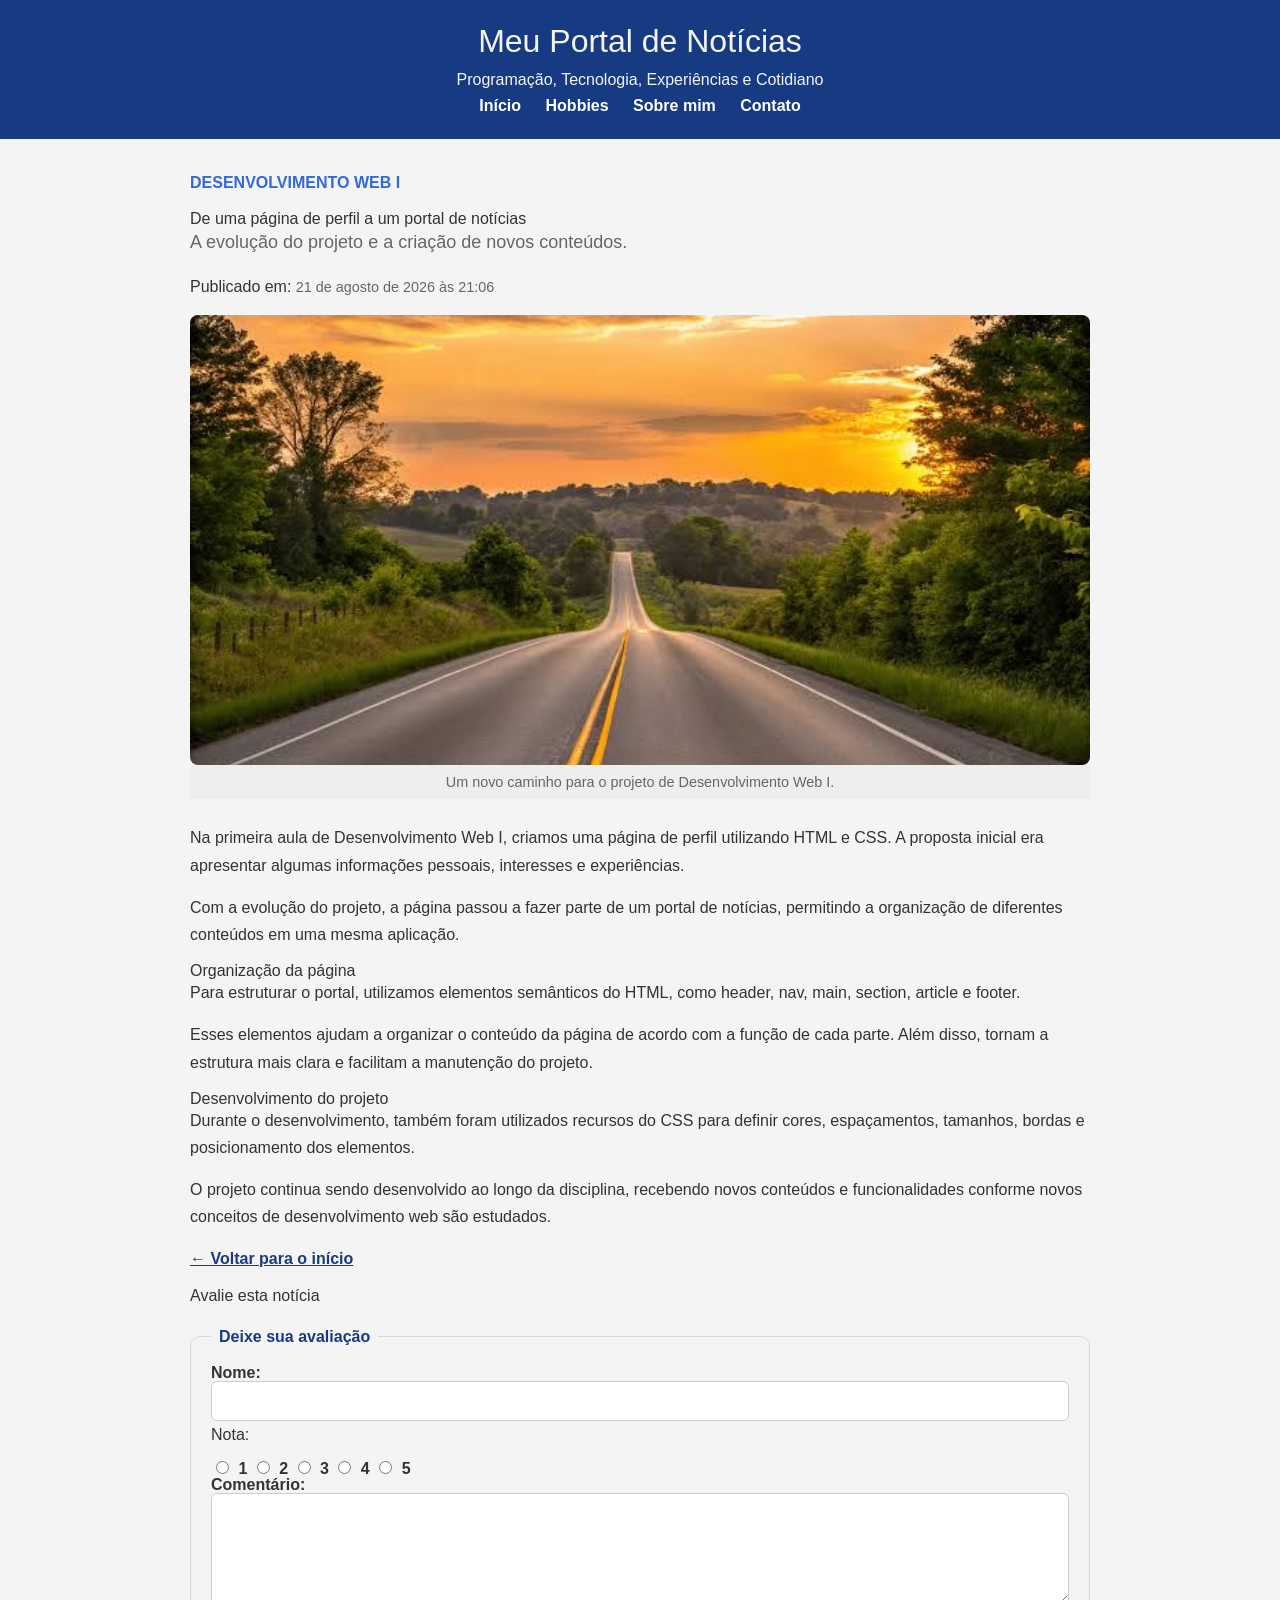
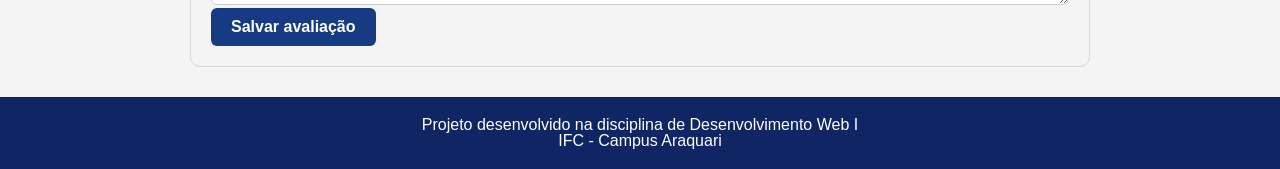
<file: noticias/noticia.html>
<!DOCTYPE html>

<html lang="pt-br">

<head>
    <meta charset="UTF-8">
    <meta name="viewport" content="width=device-width, initial-scale=1.0">
    <title>De uma página de perfil a um portal de notícias</title>

    <link rel="stylesheet" href="../css/reset.css">
    <link rel="stylesheet" href="../css/style.css">
    <link rel="stylesheet" href="../css/global.css">
    <link rel="stylesheet" href="../css/noticia.css">

</head>

<body>

<header>
    <h1>Meu Portal de Notícias</h1>
    <p>Programação, Tecnologia, Experiências e Cotidiano</p>

    <nav>
        <ul>
            <li>
                <a href="../index.html">Início</a>
            </li>
            <li>
                <a href="../hobbies.html">Hobbies</a>
            </li>
            <li>
                <a href="../perfil.html">Sobre mim</a>
            </li>
            <li>
                <a href="../contato.html">Contato</a>
            </li>
        </ul>
    </nav>
</header>

<main>

    <article class="noticia-completa">

        <header>
            <p class="categoria">Desenvolvimento Web I</p>

            <h2>
                De uma página de perfil a um portal de notícias
            </h2>

            <p class="subtitulo">
                A evolução do projeto e a criação de novos conteúdos.
            </p>

            <p class="data-publicacao">
                Publicado em:
                <time datetime="2026-08-21T21:06">
                    21 de agosto de 2026 às 21:06
                </time>
            </p>
        </header>

        <figure>
            <img
                src="../img/estrada.jpeg" alt="">

            <figcaption>
                Um novo caminho para o projeto de Desenvolvimento Web I.
            </figcaption>
        </figure>

        <div class="conteudo-noticia">

            <p>
                Na primeira aula de Desenvolvimento Web I, criamos uma
                página de perfil utilizando HTML e CSS. A proposta inicial
                era apresentar algumas informações pessoais, interesses e
                experiências.
            </p>

            <p>
                Com a evolução do projeto, a página passou a fazer parte
                de um portal de notícias, permitindo a organização de
                diferentes conteúdos em uma mesma aplicação.
            </p>

            <h3>Organização da página</h3>

            <p>
                Para estruturar o portal, utilizamos elementos semânticos
                do HTML, como <strong>header</strong>, <strong>nav</strong>,
                <strong>main</strong>, <strong>section</strong>,
                <strong>article</strong> e <strong>footer</strong>.
            </p>

            <p>
                Esses elementos ajudam a organizar o conteúdo da página
                de acordo com a função de cada parte. Além disso, tornam
                a estrutura mais clara e facilitam a manutenção do projeto.
            </p>

            <h3>Desenvolvimento do projeto</h3>

            <p>
                Durante o desenvolvimento, também foram utilizados recursos
                do CSS para definir cores, espaçamentos, tamanhos, bordas
                e posicionamento dos elementos.
            </p>

            <p>
                O projeto continua sendo desenvolvido ao longo da disciplina,
                recebendo novos conteúdos e funcionalidades conforme novos
                conceitos de desenvolvimento web são estudados.
            </p>

        </div>

        <p class="voltar">
            <a href="../index.html">← Voltar para o início</a>
        </p>

        <footer class="avaliacao">

            <h3>Avalie esta notícia</h3>

            <form action="#" method="post">

                <fieldset>

                    <legend>Deixe sua avaliação</legend>

                    <div>
                        <label for="nome">Nome:</label>

                        <input
                            type="text"
                            id="nome"
                            name="nome"
                            required
                            minlength="3"
                            maxlength="80">
                    </div>

                    <div>
                        <p>Nota:</p>

                        <label>
                            <input
                                type="radio"
                                name="nota"
                                value="1"
                                required>
                            1
                        </label>

                        <label>
                            <input
                                type="radio"
                                name="nota"
                                value="2">
                            2
                        </label>

                        <label>
                            <input
                                type="radio"
                                name="nota"
                                value="3">
                            3
                        </label>

                        <label>
                            <input
                                type="radio"
                                name="nota"
                                value="4">
                            4
                        </label>

                        <label>
                            <input
                                type="radio"
                                name="nota"
                                value="5">
                            5
                        </label>
                    </div>

                    <div>
                        <label for="comentario">Comentário:</label>

                        <textarea
                            id="comentario"
                            name="comentario"
                            rows="5"
                            minlength="10"
                            maxlength="500"
                            required></textarea>
                    </div>

                    <button type="submit">Salvar avaliação</button>

                </fieldset>

            </form>

        </footer>

    </article>

</main>

<footer>
    <p>
        Projeto desenvolvido na disciplina de Desenvolvimento Web I
    </p>

    <p>IFC - Campus Araquari</p>
</footer>

</body>
</html>
</file>
<file: css/style.css>
main {
max-width: 900px;
margin: 30px auto;
padding: 0 20px;
}

main > section {
background-color: #fff;
border: 1px solid #ddd;
border-radius: 10px;
margin-bottom: 30px;
padding: 25px;
box-shadow: 0 2px 8px #ccc;
}

section > header {
margin-bottom: 25px;
text-align: center;
}

section > header h2 {
color: #173b82;
margin-top: 10px;
margin-bottom: 15px;
font-size: 28px;
}

.categoria {
color: #3169d8;
font-weight: bold;
text-transform: uppercase;
}

.subtitulo {
color: #666;
font-size: 18px;
}

.imagem-publicacao {
margin: 0 0 20px 0;
}

.imagem-publicacao img {
width: 100%;
height: 350px;
object-fit: cover;
border-radius: 8px;
}

.imagem-publicacao figcaption {
background-color: #eee;
color: #666;
font-size: 0.9em;
padding: 10px;
text-align: center;
}

article p {
line-height: 1.6;
font-size: 16px;
}

article a {
color: #173b82;
font-weight: bold;
}

article a:hover {
text-decoration: underline;
}

article a:focus-visible {
outline: 3px solid #3169d8;
outline-offset: 3px;
}

@media (max-width: 600px) {
main {
padding: 0 10px;
}

main > section {
    padding: 18px;
}

section > header h2 {
    font-size: 1.6rem;
}

.imagem-publicacao img {
    height: 250px;
}

}
</file>
<file: css/global.css>
body {
    margin: 0;
    background-color: #f4f4f4;
    color: #333;
    font-family: Arial, Helvetica, sans-serif;
    box-sizing: border-box;
}

body > header {
    background-color: #173b82;
    color: #f4f4f4;
    text-align: center;
    padding: 25px;
}

body > header h1 {
    font-size: 2em;
    margin-bottom: 5px;
}

body > header > p {
    padding: 10px;
}

body > footer {
    background-color: #102563;
    color: #fff;
    padding: 20px;
    text-align: center;
}

nav > ul {
    padding: 0;
    list-style: none;
}

nav li {
    display: inline;
    margin: 10px;
}

nav a {
    color: #fff;
    text-decoration: none;
    font-weight: bold;
}

nav a:hover {
    color: #b8d4ff;
}

nav a:focus-visible {
    outline: 3px solid #fff;
    outline-offset: 4px;
}

@media (max-width: 600px) {
    body > header {
        padding: 20px 10px;
    }

    nav li {
        display: block;
        margin: 12px 0;
    }
}
</file>
<file: css/contato.css>
main > section {
    max-width: 800px;
    margin: 0 auto;
}

section > header {
    text-align: center;
    margin-bottom: 2rem;
}

section > header h2 {
    color: #173b82;
    margin-bottom: 1rem;
}

section > header p {
    color: #666;
    line-height: 1.6;
}

form {
    width: 100%;
}

fieldset {
    border: 1px solid #d8d8d8;
    border-radius: 10px;
    padding: 1.5rem;
    background-color: #fff;
}

legend {
    color: #173b82;
    font-weight: bold;
    padding: 0 0.5rem;
}

form div {
    display: flex;
    flex-direction: column;
    gap: 0.5rem;
    margin-bottom: 1.25rem;
}

form label {
    font-weight: bold;
    color: #333;
}

form input, form textarea {
    width: 100%;
    padding: 0.75rem;
    border: 1px solid #ccc;
    border-radius: 6px;
    font-family: inherit;
    font-size: 1rem;
    box-sizing: border-box;
}

form textarea {
    resize: vertical;
}

form input:focus, form textarea:focus {
    outline: 3px solid #b8d4ff;
    border-color: #173b82;
}

form input:focus-visible, form textarea:focus-visible {
    outline: 3px solid #3169d8;
}

button[type="submit"] {
    background-color: #173b82;
    color: #fff;
    border: none;
    border-radius: 6px;
    padding: 0.8rem 1.5rem;
    font-size: 1rem;
    font-weight: bold;
    cursor: pointer;
}

button[type="submit"]:hover {
    background-color: #102563;
}

button[type="submit"]:focus-visible {
    outline: 3px solid #b8d4ff;
    outline-offset: 2px;
}

@media (max-width: 600px) {
    fieldset {
        padding: 1rem;
    }

    form input, form textarea {
        font-size: 1rem;
    }

    button[type="submit"] {
        width: 100%;
    }
}
</file>
<file: css/hobbies.css>
main {
    width: 100%;
    max-width: 1200px;
    margin: 0 auto;
    padding: 20px;
}

main > section > header {
    text-align: center;
    margin-bottom: 2rem;
}

main > section > header h2 {
    font-size: 2.5rem;
    margin-bottom: 1rem;
}

main > section > header p {
    max-width: 600px;
    margin: 0 auto;
    line-height: 1.6;
}

section > section {
    display: flex;
    flex-wrap: wrap;
    gap: 1.5rem;
    align-items: stretch;
}

section > section > h2 {
    width: 100%;
    font-size: 2rem;
    margin-bottom: 1rem;
    text-align: center;
}

article {
    flex: 1 1 280px;
    overflow: hidden;
    border: 1px solid #d8d8d8;
    border-radius: 10px;
    background-color: #fff;
    box-shadow: 0 5px 12px rgba(0, 0, 0, 0.2);
}

article figure {
    margin: 0;
}

article img {
    display: block;
    width: 100%;
    height: 230px;
    object-fit: cover;
}

article:last-child img {
    height: 280px;
}

article figcaption {
    padding: 0.5rem 1rem;
    background-color: #f1f1f1;
    color: #555;
    font-size: 0.875rem;
}

article div {
    padding: 1.25rem;
}

article h3 {
    margin-bottom: 0.75rem;
    font-size: 1.4rem;
}

article p {
    line-height: 1.6;
}

form {
    width: 100%;
    margin-top: 2rem;
}

form fieldset {
    border: 1px solid #d8d8d8;
    border-radius: 10px;
    padding: 1.5rem;
    background-color: #fff;
}

form legend {
    color: #173b82;
    font-weight: bold;
    padding: 0 0.5rem;
}

form div {
    display: flex;
    flex-direction: column;
    gap: 0.5rem;
    margin-bottom: 1.25rem;
}

form label {
    font-weight: bold;
    color: #333;
}

form input, form select, form textarea {
    width: 100%;
    padding: 0.75rem;
    border: 1px solid #ccc;
    border-radius: 6px;
    font-family: inherit;
    font-size: 1rem;
    box-sizing: border-box;
}

form textarea {
    resize: vertical;
}

form input:focus, form select:focus, form textarea:focus {
    outline: 3px solid #b8d4ff;
    border-color: #173b82;
}

form input:focus-visible, form select:focus-visible, form textarea:focus-visible {
    outline: 3px solid #3169d8;
}

form button[type="submit"] {
    background-color: #173b82;
    color: #fff;
    border: none;
    border-radius: 6px;
    padding: 0.8rem 1.5rem;
    font-size: 1rem;
    font-weight: bold;
    cursor: pointer;
}

form button[type="submit"]:hover {
    background-color: #102563;
}

form button[type="submit"]:focus-visible {
    outline: 3px solid #b8d4ff;
    outline-offset: 2px;
}

@media (max-width: 600px) {
    main {
        padding: 10px;
    }

    article {
        flex-basis: 100%;
    }

    article img {
        height: 200px;
    }

    form fieldset {
        padding: 1rem;
    }

    form button[type="submit"] {
        width: 100%;
    }
}
</file>
<file: css/perfil.css>
body {
    font-family: Arial, Helvetica, sans-serif;
    margin: 0;
    padding: 30px 15px;
    background-color: azure;
}

main > div {
    max-width: 800px;
    margin: 0 auto;
    padding: 20px;
    background-color: rgb(255, 255, 255);
    box-shadow: 0 0 10px #222;
    border-radius: 10px;
}

img {
    width: 200px;
    height: 200px;
    border-radius: 50%;
    object-fit: cover;
    margin: 0 auto;
    display: block;
}

h1 {
    font-size: 2.5rem;
    font-weight: bold;
    text-align: center;
    color: rgb(0, 0, 0);
    padding: 20px 0;
}

h2 {
    color: rgb(7, 4, 202);
    padding: 10px 0;
    font-weight: bold;
}

p {
    line-height: 1.5;
    font-size: 1rem;
}

ul {
    list-style-type: none;
    padding: 0;
}

span {
    font-weight: bold;
}

main > div > ul:last-child {
    display: flex;
    gap: 10px;
    flex-wrap: wrap;
}

main > div > ul:last-child a {
    color: black;
}

@media (max-width: 600px) {
    body {
        padding: 15px 10px;
    }

    main > div {
        padding: 15px;
    }

    img {
        width: 160px;
        height: 160px;
    }

    h1 {
        font-size: 2rem;
    }

    main > div > ul:last-child {
        flex-direction: column;
    }
}
</file>
<file: css/noticia.css>
main {
    max-width: 900px;
    margin: 30px auto;
    padding: 0 20px;
}

main > section {
    background-color: #fff;
    border: 1px solid #ddd;
    border-radius: 10px;
    padding: 25px;
    margin-bottom: 30px;
}

section > header {
    text-align: center;
    margin-bottom: 25px;
}

section > header h2 {
    color: #173b82;
    font-size: 28px;
    margin-top: 10px;
    margin-bottom: 15px;
}

section > header p {
    line-height: 1.6;
}

figure {
    margin: 0 0 25px 0;
}

figure img {
    display: block;
    width: 100%;
    max-height: 450px;
    object-fit: cover;
    border-radius: 8px;
}

figcaption {
    background-color: #eee;
    color: #666;
    font-size: 0.9em;
    padding: 10px;
    text-align: center;
}

article p {
    line-height: 1.7;
    margin-bottom: 15px;
}

time {
    color: #666;
    font-size: 0.9em;
}

a {
    color: #173b82;
    font-weight: bold;
}

a:hover {
    text-decoration: underline;
}

a:focus-visible {
    outline: 3px solid #3169d8;
    outline-offset: 3px;
}

form {
    margin-top: 25px;
}

fieldset {
    border: 1px solid #d8d8d8;
    border-radius: 10px;
    padding: 20px;
}

legend {
    color: #173b82;
    font-weight: bold;
    padding: 0 8px;
}

label {
    font-weight: bold;
}

input[type="text"],
textarea {
    width: 100%;
    padding: 10px;
    border: 1px solid #ccc;
    border-radius: 6px;
    font-family: inherit;
    font-size: 1rem;
    box-sizing: border-box;
}

textarea {
    resize: vertical;
}

input[type="radio"] {
    margin-right: 5px;
}

form p {
    margin-bottom: 10px;
}

input:focus,
textarea:focus {
    outline: 3px solid #b8d4ff;
    border-color: #173b82;
}

input:focus-visible,
textarea:focus-visible {
    outline: 3px solid #3169d8;
}

button {
    background-color: #173b82;
    color: #fff;
    border: none;
    border-radius: 6px;
    padding: 10px 20px;
    font-size: 1rem;
    font-weight: bold;
    cursor: pointer;
}

button:hover {
    background-color: #102563;
}

button:focus-visible {
    outline: 3px solid #b8d4ff;
    outline-offset: 2px;
}

@media (max-width: 600px) {
    main {
        padding: 0 10px;
    }

    main > section {
        padding: 18px;
    }

    section > header h2 {
        font-size: 1.6rem;
    }

    figure img {
        max-height: 300px;
    }

    fieldset {
        padding: 15px;
    }

    button {
        width: 100%;
    }
}
</file>
